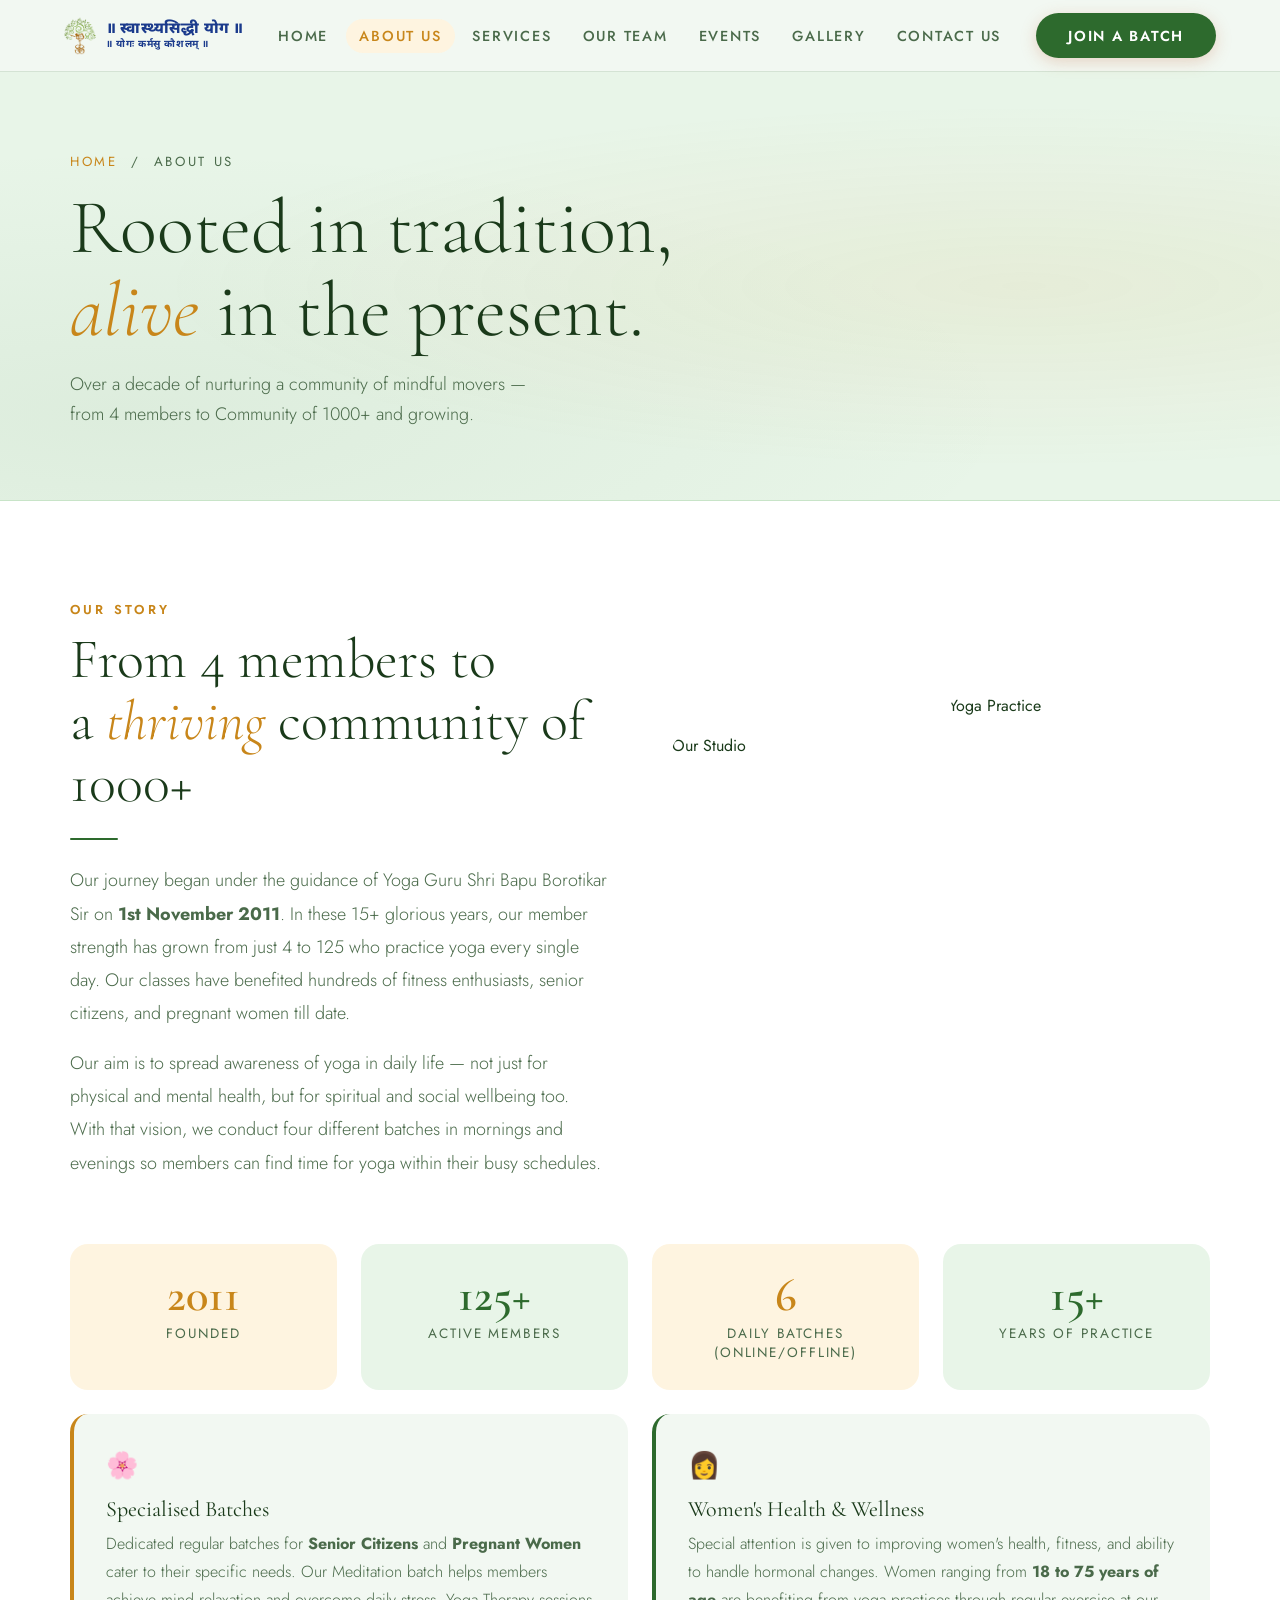
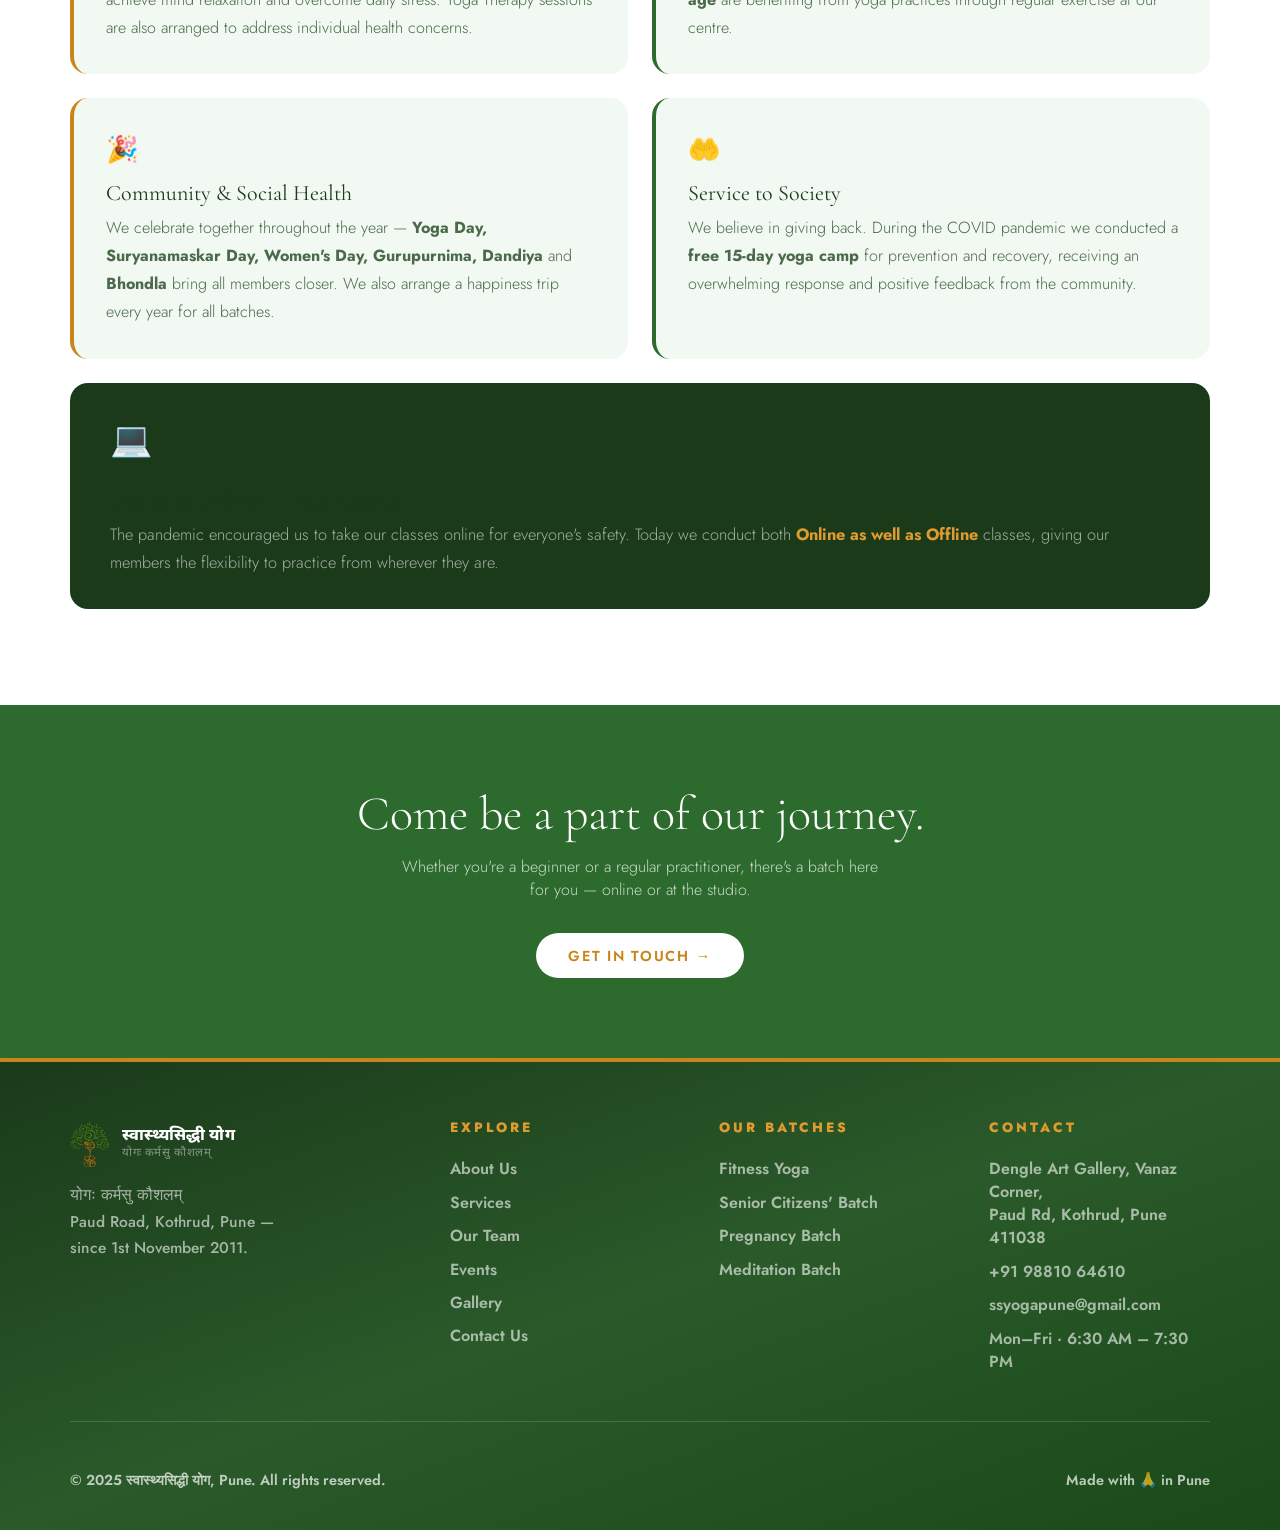
<file: about.html>
<!DOCTYPE html>
<html lang="en">
<head>
  <meta charset="UTF-8"/>
  <meta name="viewport" content="width=device-width, initial-scale=1.0"/>
  <title>About Us · स्वास्थ्यसिद्धी योग</title>
  <link rel="stylesheet" href="style.css"/>
  <style>
    @media (max-width: 640px) {
      .story-stats  { grid-template-columns: 1fr 1fr !important; }
      .story-blocks { grid-template-columns: 1fr !important; }
    }
  </style>

<style>
.img-fallback-gold {
  position:absolute;inset:0;display:flex;align-items:center;justify-content:center;
  font-family:'Cormorant Garamond',serif;font-size:1rem;font-weight:600;
  color:#C8861A;text-align:center;padding:0.75rem;z-index:0;
}
.img-fallback-green {
  position:absolute;inset:0;display:flex;align-items:center;justify-content:center;
  font-family:'Cormorant Garamond',serif;font-size:1rem;font-weight:600;
  color:#2D6A2D;text-align:center;padding:0.75rem;z-index:0;
}
.img-fallback-circle-gold {
  position:absolute;display:flex;align-items:center;justify-content:center;
  font-family:'Cormorant Garamond',serif;font-size:1.4rem;font-weight:700;
  color:#C8861A;z-index:0;
}
.img-fallback-circle-green {
  position:absolute;display:flex;align-items:center;justify-content:center;
  font-family:'Cormorant Garamond',serif;font-size:1.4rem;font-weight:700;
  color:#2D6A2D;z-index:0;
}
.img-cover {
  position:absolute;inset:0;width:100%;height:100%;object-fit:cover;z-index:1;
}
.img-cover-circle {
  position:absolute;inset:0;width:100%;height:100%;object-fit:cover;border-radius:50%;z-index:1;
}
</style>
</head>
<body>
<div id="nav-holder"></div>
<div class="page-body">

  <!-- Page Hero -->
  <div class="page-hero">
    <div class="page-hero-inner">
      <div class="breadcrumb"><a href="index.html">Home</a> &nbsp;/&nbsp; About Us</div>
      <h1>Rooted in tradition,<br><em>alive</em> in the present.</h1>
      <p>Over a decade of nurturing a community of mindful movers — from 4 members to Community of 1000+ and growing.</p>
    </div>
  </div>

  <!-- Our Story -->
  <section class="section" style="background:var(--white)">
    <div class="section-inner">

      <!-- Intro grid: text + image duo -->
      <div class="about-story-grid reveal">
        <div>
          <span class="section-label">Our Story</span>
          <h2 class="section-title">From 4 members to<br>a <em>thriving</em> community of 1000+</h2>
          <div class="divider"></div>
          <p class="section-body">Our journey began under the guidance of Yoga Guru Shri Bapu Borotikar Sir on <strong>1st November 2011</strong>. In these 15+ glorious years, our member strength has grown from just 4 to 125 who practice yoga every single day. Our classes have benefited hundreds of fitness enthusiasts, senior citizens, and pregnant women till date.</p>
          <p class="section-body" style="margin-top:1rem;">Our aim is to spread awareness of yoga in daily life — not just for physical and mental health, but for spiritual and social wellbeing too. With that vision, we conduct four different batches in mornings and evenings so members can find time for yoga within their busy schedules.</p>
        </div>
        <div class="about-img-duo">
          <div class="img-block" style="aspect-ratio:3/4;overflow:hidden;">Our Studio</div>
          <div class="img-block" style="aspect-ratio:3/4;overflow:hidden;">Yoga Practice</div>
        </div>
      </div>

      <!-- Stats strip -->
      <div class="reveal story-stats" style="display:grid; grid-template-columns:repeat(4,1fr); gap:1.5rem; margin-top:4rem; max-width:var(--max-w);">
        <div style="text-align:center; padding:1.75rem 1rem; background:var(--terr-pale); border-radius:var(--radius-lg);">
          <div style="font-family:'Cormorant Garamond',serif; font-size:2.925rem; font-weight:600; color:var(--terracotta); line-height:1;">2011</div>
          <div style="font-size:0.845rem; letter-spacing:0.14em; text-transform:uppercase; color:var(--warm-gray); margin-top:0.3rem;">Founded</div>
        </div>
        <div style="text-align:center; padding:1.75rem 1rem; background:var(--sage-pale); border-radius:var(--radius-lg);">
          <div style="font-family:'Cormorant Garamond',serif; font-size:2.925rem; font-weight:600; color:var(--sage); line-height:1;">125+</div>
          <div style="font-size:0.845rem; letter-spacing:0.14em; text-transform:uppercase; color:var(--warm-gray); margin-top:0.3rem;">Active Members</div>
        </div>
        <div style="text-align:center; padding:1.75rem 1rem; background:var(--terr-pale); border-radius:var(--radius-lg);">
          <div style="font-family:'Cormorant Garamond',serif; font-size:2.925rem; font-weight:600; color:var(--terracotta); line-height:1;">6</div>
          <div style="font-size:0.845rem; letter-spacing:0.14em; text-transform:uppercase; color:var(--warm-gray); margin-top:0.3rem;">Daily Batches (Online/Offline)</div>
        </div>
        <div style="text-align:center; padding:1.75rem 1rem; background:var(--sage-pale); border-radius:var(--radius-lg);">
          <div style="font-family:'Cormorant Garamond',serif; font-size:2.925rem; font-weight:600; color:var(--sage); line-height:1;">15+</div>
          <div style="font-size:0.845rem; letter-spacing:0.14em; text-transform:uppercase; color:var(--warm-gray); margin-top:0.3rem;">Years of Practice</div>
        </div>
      </div>

      <!-- Highlight blocks -->
      <div class="reveal story-blocks" style="display:grid; grid-template-columns:1fr 1fr; gap:1.5rem; margin-top:1.5rem; max-width:var(--max-w);">

        <div style="background:var(--cream); border-radius:var(--radius-lg); padding:2rem; border-left:4px solid var(--terracotta);">
          <div style="font-size:1.625rem; margin-bottom:0.75rem;">🌸</div>
          <div style="font-family:'Cormorant Garamond',serif; font-size:1.375rem; color:var(--charcoal); margin-bottom:0.5rem;">Specialised Batches</div>
          <p style="font-size:1.005rem; font-weight:300; line-height:1.75; color:var(--warm-gray);">Dedicated regular batches for <strong>Senior Citizens</strong> and <strong>Pregnant Women</strong> cater to their specific needs. Our Meditation batch helps members achieve mind relaxation and overcome daily stress. Yoga Therapy sessions are also arranged to address individual health concerns.</p>
        </div>

        <div style="background:var(--cream); border-radius:var(--radius-lg); padding:2rem; border-left:4px solid var(--sage);">
          <div style="font-size:1.625rem; margin-bottom:0.75rem;">👩</div>
          <div style="font-family:'Cormorant Garamond',serif; font-size:1.375rem; color:var(--charcoal); margin-bottom:0.5rem;">Women's Health &amp; Wellness</div>
          <p style="font-size:1.005rem; font-weight:300; line-height:1.75; color:var(--warm-gray);">Special attention is given to improving women's health, fitness, and ability to handle hormonal changes. Women ranging from <strong>18 to 75 years of age</strong> are benefiting from yoga practices through regular exercise at our centre.</p>
        </div>

        <div style="background:var(--cream); border-radius:var(--radius-lg); padding:2rem; border-left:4px solid var(--terracotta);">
          <div style="font-size:1.625rem; margin-bottom:0.75rem;">🎉</div>
          <div style="font-family:'Cormorant Garamond',serif; font-size:1.375rem; color:var(--charcoal); margin-bottom:0.5rem;">Community &amp; Social Health</div>
          <p style="font-size:1.005rem; font-weight:300; line-height:1.75; color:var(--warm-gray);">We celebrate together throughout the year — <strong>Yoga Day, Suryanamaskar Day, Women's Day, Gurupurnima, Dandiya</strong> and <strong>Bhondla</strong> bring all members closer. We also arrange a happiness trip every year for all batches.</p>
        </div>

        <div style="background:var(--cream); border-radius:var(--radius-lg); padding:2rem; border-left:4px solid var(--sage);">
          <div style="font-size:1.625rem; margin-bottom:0.75rem;">🤲</div>
          <div style="font-family:'Cormorant Garamond',serif; font-size:1.375rem; color:var(--charcoal); margin-bottom:0.5rem;">Service to Society</div>
          <p style="font-size:1.005rem; font-weight:300; line-height:1.75; color:var(--warm-gray);">We believe in giving back. During the COVID pandemic we conducted a <strong>free 15-day yoga camp</strong> for prevention and recovery, receiving an overwhelming response and positive feedback from the community.</p>
        </div>

      </div>

      <!-- Online/Offline note -->
      <div class="reveal" style="margin-top:1.5rem; max-width:var(--max-w); background:#1a3a1a; border-radius:var(--radius-lg); padding:2rem 2.5rem; display:flex; align-items:center; gap:1.5rem; flex-wrap:wrap;">
        <div style="font-size:2.125rem; flex-shrink:0;">💻</div>
        <div>
          <div style="font-family:'Cormorant Garamond',serif; font-size:1.425rem; color:var(--charcoal); margin-bottom:0.35rem;">Online &amp; Offline — Your Choice</div>
          <p style="font-size:1.025rem; font-weight:300; color:rgba(255,255,255,0.6); line-height:1.7; margin:0;">The pandemic encouraged us to take our classes online for everyone's safety. Today we conduct both <strong style="color:var(--terr-lt);">Online as well as Offline</strong> classes, giving our members the flexibility to practice from wherever they are.</p>
        </div>
      </div>

    </div>
  </section>


  <!-- CTA -->
  <div class="home-contact-strip reveal">
    <h2>Come be a part of our journey.</h2>
    <p>Whether you're a beginner or a regular practitioner, there's a batch here for you — online or at the studio.</p>
    <a class="btn btn-white" href="contact.html">Get in Touch →</a>
  </div>

</div>
<div id="footer-holder"></div>
<script src="shared.js"></script>
<script>initPage('about.html');</script>
</body>
</html>
</file>
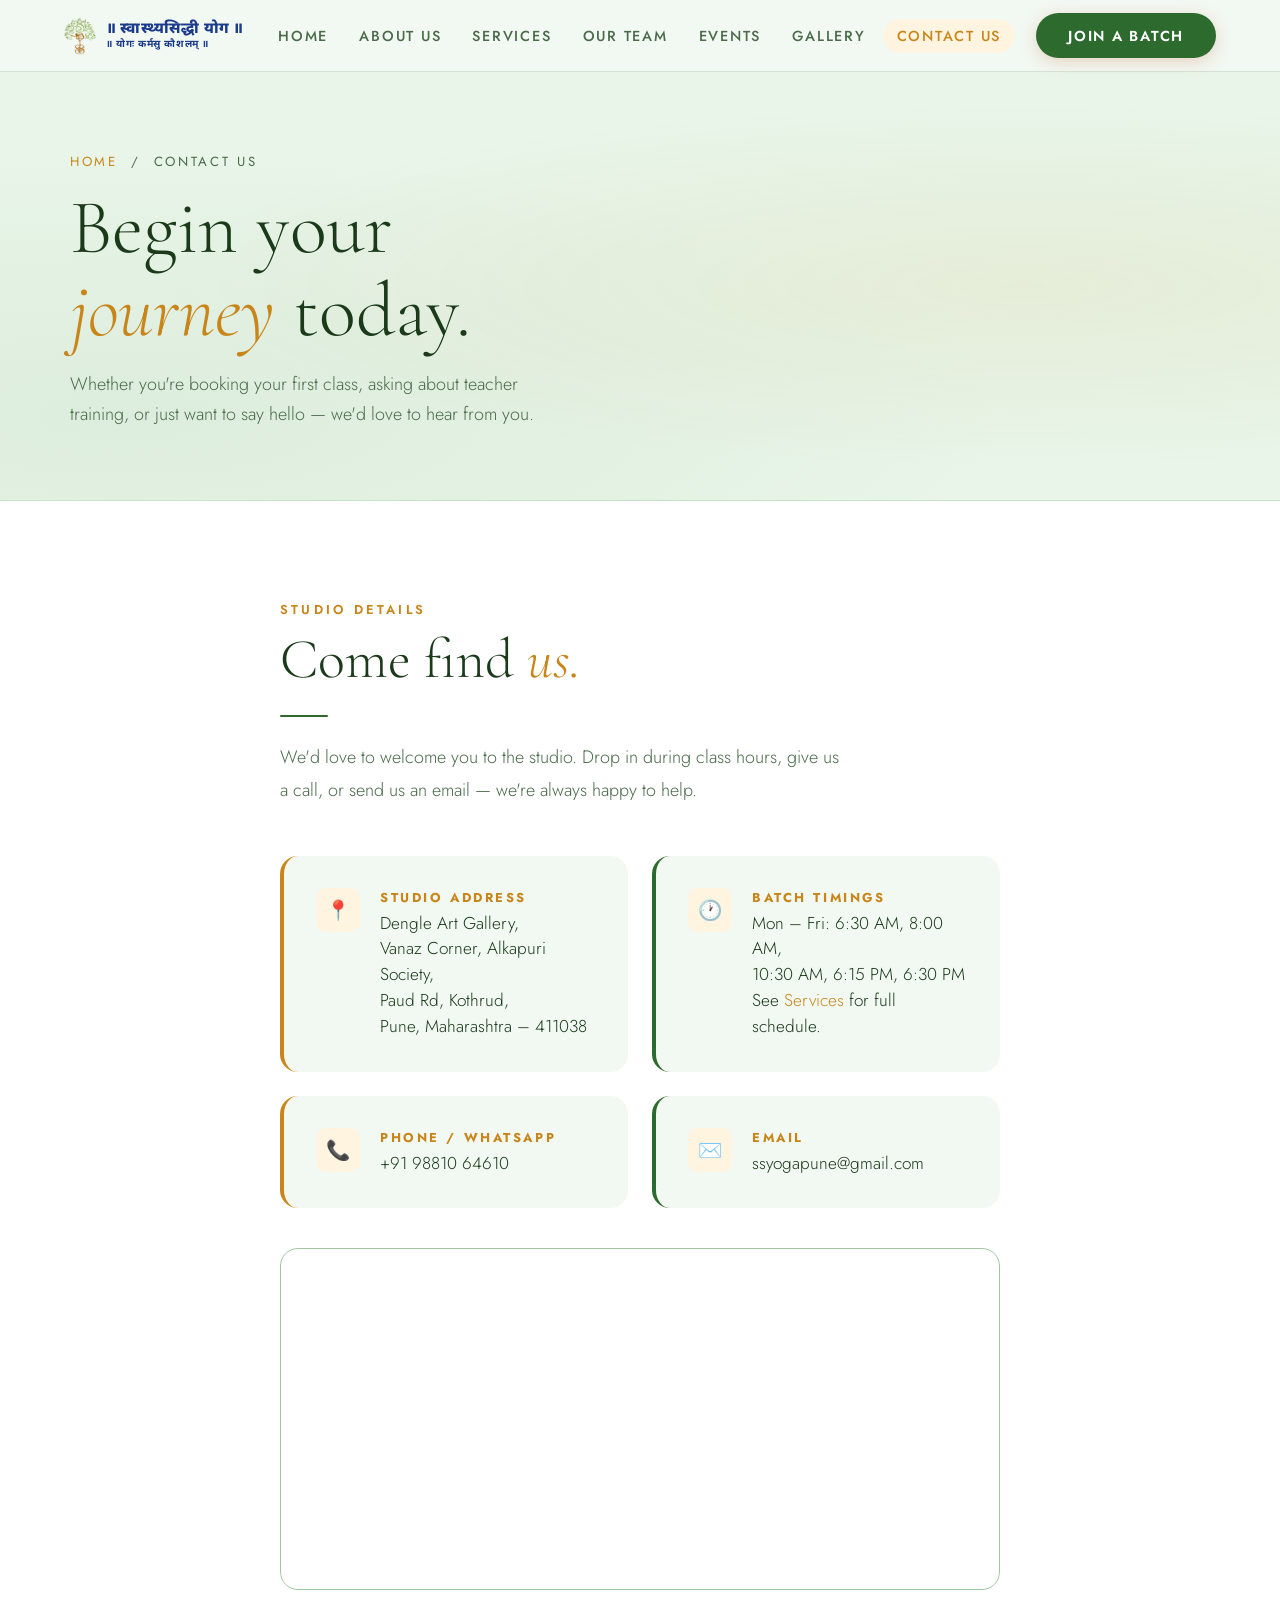
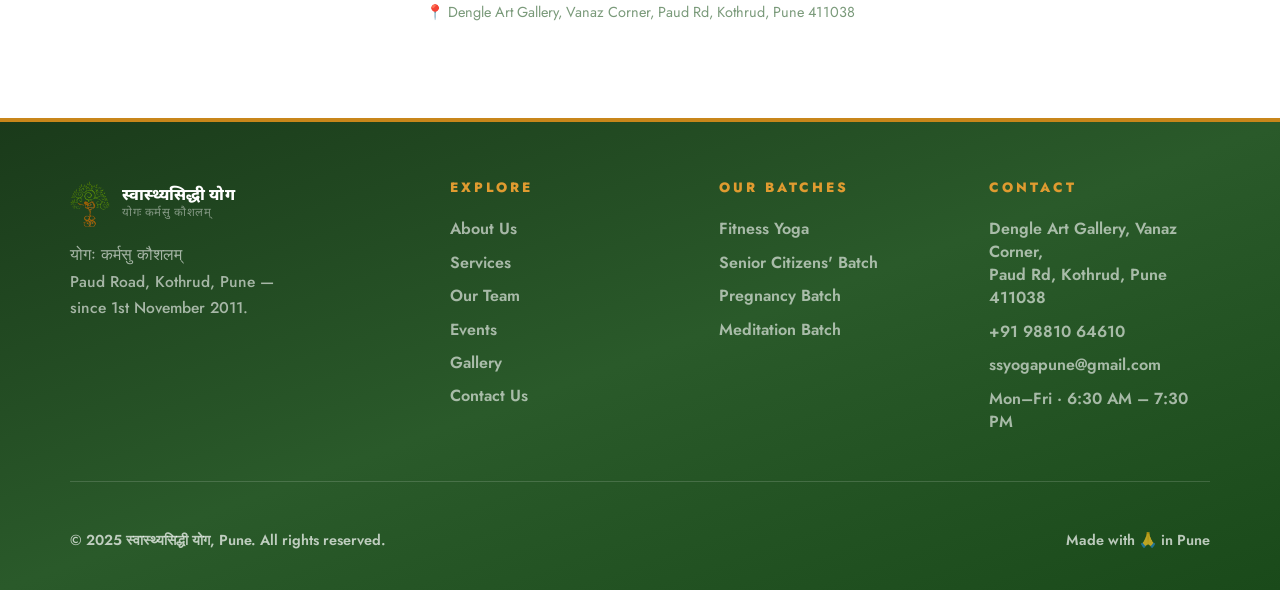
<file: contact.html>
<!DOCTYPE html>
<html lang="en">
<head>
  <meta charset="UTF-8"/>
  <meta name="viewport" content="width=device-width, initial-scale=1.0"/>
  <title>Contact Us · स्वास्थ्यसिद्धी योग</title>
  <link rel="stylesheet" href="style.css"/>
  <style>
    @media (max-width: 580px) {
      .contact-cards-grid { grid-template-columns: 1fr !important; }
    }
  </style>
</head>
<body>
<div id="nav-holder"></div>
<div class="page-body">

  <div class="page-hero">
    <div class="page-hero-inner">
      <div class="breadcrumb"><a href="index.html">Home</a> &nbsp;/&nbsp; Contact Us</div>
      <h1>Begin your<br><em>journey</em> today.</h1>
      <p>Whether you're booking your first class, asking about teacher training, or just want to say hello — we'd love to hear from you.</p>
    </div>
  </div>

  <!-- Contact Main -->
  <section class="section" style="background:var(--white)">
    <div class="section-inner">
      <div class="reveal" style="max-width:720px; margin:0 auto;">

        <span class="section-label">Studio Details</span>
        <h2 class="section-title">Come find <em>us.</em></h2>
        <div class="divider"></div>
        <p class="section-body" style="margin-bottom:3rem;">We'd love to welcome you to the studio. Drop in during class hours, give us a call, or send us an email — we're always happy to help.</p>

        <!-- Contact detail cards -->
        <div class="contact-cards-grid" style="display:grid; grid-template-columns:1fr 1fr; gap:1.5rem; margin-bottom:2.5rem;">

          <div style="background:var(--cream); border-radius:var(--radius-lg); padding:2rem; border-left:4px solid var(--terracotta);">
            <div class="contact-detail" style="margin-bottom:0;">
              <div class="contact-icon">📍</div>
              <div class="contact-detail-text">
                <strong>Studio Address</strong>
                <span>Dengle Art Gallery,<br>Vanaz Corner, Alkapuri Society,<br>Paud Rd, Kothrud,<br>Pune, Maharashtra – 411038</span>
              </div>
            </div>
          </div>

          <div style="background:var(--cream); border-radius:var(--radius-lg); padding:2rem; border-left:4px solid var(--sage);">
            <div class="contact-detail" style="margin-bottom:0;">
              <div class="contact-icon">🕐</div>
              <div class="contact-detail-text">
                <strong>Batch Timings</strong>
                <span>Mon – Fri: 6:30 AM, 8:00 AM,<br>10:30 AM, 6:15 PM, 6:30 PM<br>See <a href="services.html" style="color:var(--terracotta);">Services</a> for full schedule.</span>
              </div>
            </div>
          </div>

          <div style="background:var(--cream); border-radius:var(--radius-lg); padding:2rem; border-left:4px solid var(--terracotta);">
            <div class="contact-detail" style="margin-bottom:0;">
              <div class="contact-icon">📞</div>
              <div class="contact-detail-text">
                <strong>Phone / WhatsApp</strong>
                <span><a href="tel:+919881064610" style="color:var(--charcoal); text-decoration:none;">+91 98810 64610</a></span>
              </div>
            </div>
          </div>

          <div style="background:var(--cream); border-radius:var(--radius-lg); padding:2rem; border-left:4px solid var(--sage);">
            <div class="contact-detail" style="margin-bottom:0;">
              <div class="contact-icon">✉️</div>
              <div class="contact-detail-text">
                <strong>Email</strong>
                <span><a href="mailto:ssyogapune@gmail.com" style="color:var(--charcoal); text-decoration:none;">ssyogapune@gmail.com</a></span>
              </div>
            </div>
          </div>

        </div>

        <!-- Google Maps embed placeholder -->
        <div style="border-radius:var(--radius-lg); overflow:hidden; border:1px solid var(--sand-dk);">
          <iframe
            src="https://www.google.com/maps/embed?pb=!1m18!1m12!1m3!1d3783.6053640993!2d73.8143!3d18.5074!2m3!1f0!2f0!3f0!3m2!1i1024!2i768!4f13.1!3m3!1m2!1s0x0%3A0x0!2zMTjCsDMwJzI2LjciTiA3M8KwNDgnNTEuNSJF!5e0!3m2!1sen!2sin!4v1600000000000!5m2!1sen!2sin"
            width="100%" height="340" style="border:0; display:block;"
            allowfullscreen="" loading="lazy"
            referrerpolicy="no-referrer-when-downgrade"
            title="Praana Yoga Studio location — Paud Rd, Kothrud, Pune">
          </iframe>
        </div>
        <p style="font-size:0.905rem; color:var(--warm-gray2); margin-top:0.75rem; text-align:center;">
          📍 Dengle Art Gallery, Vanaz Corner, Paud Rd, Kothrud, Pune 411038
        </p>

      </div>
    </div>
  </section>


</div>
<div id="footer-holder"></div>
<script src="shared.js"></script>
<script>initPage('contact.html');</script>
</body>
</html>
</file>
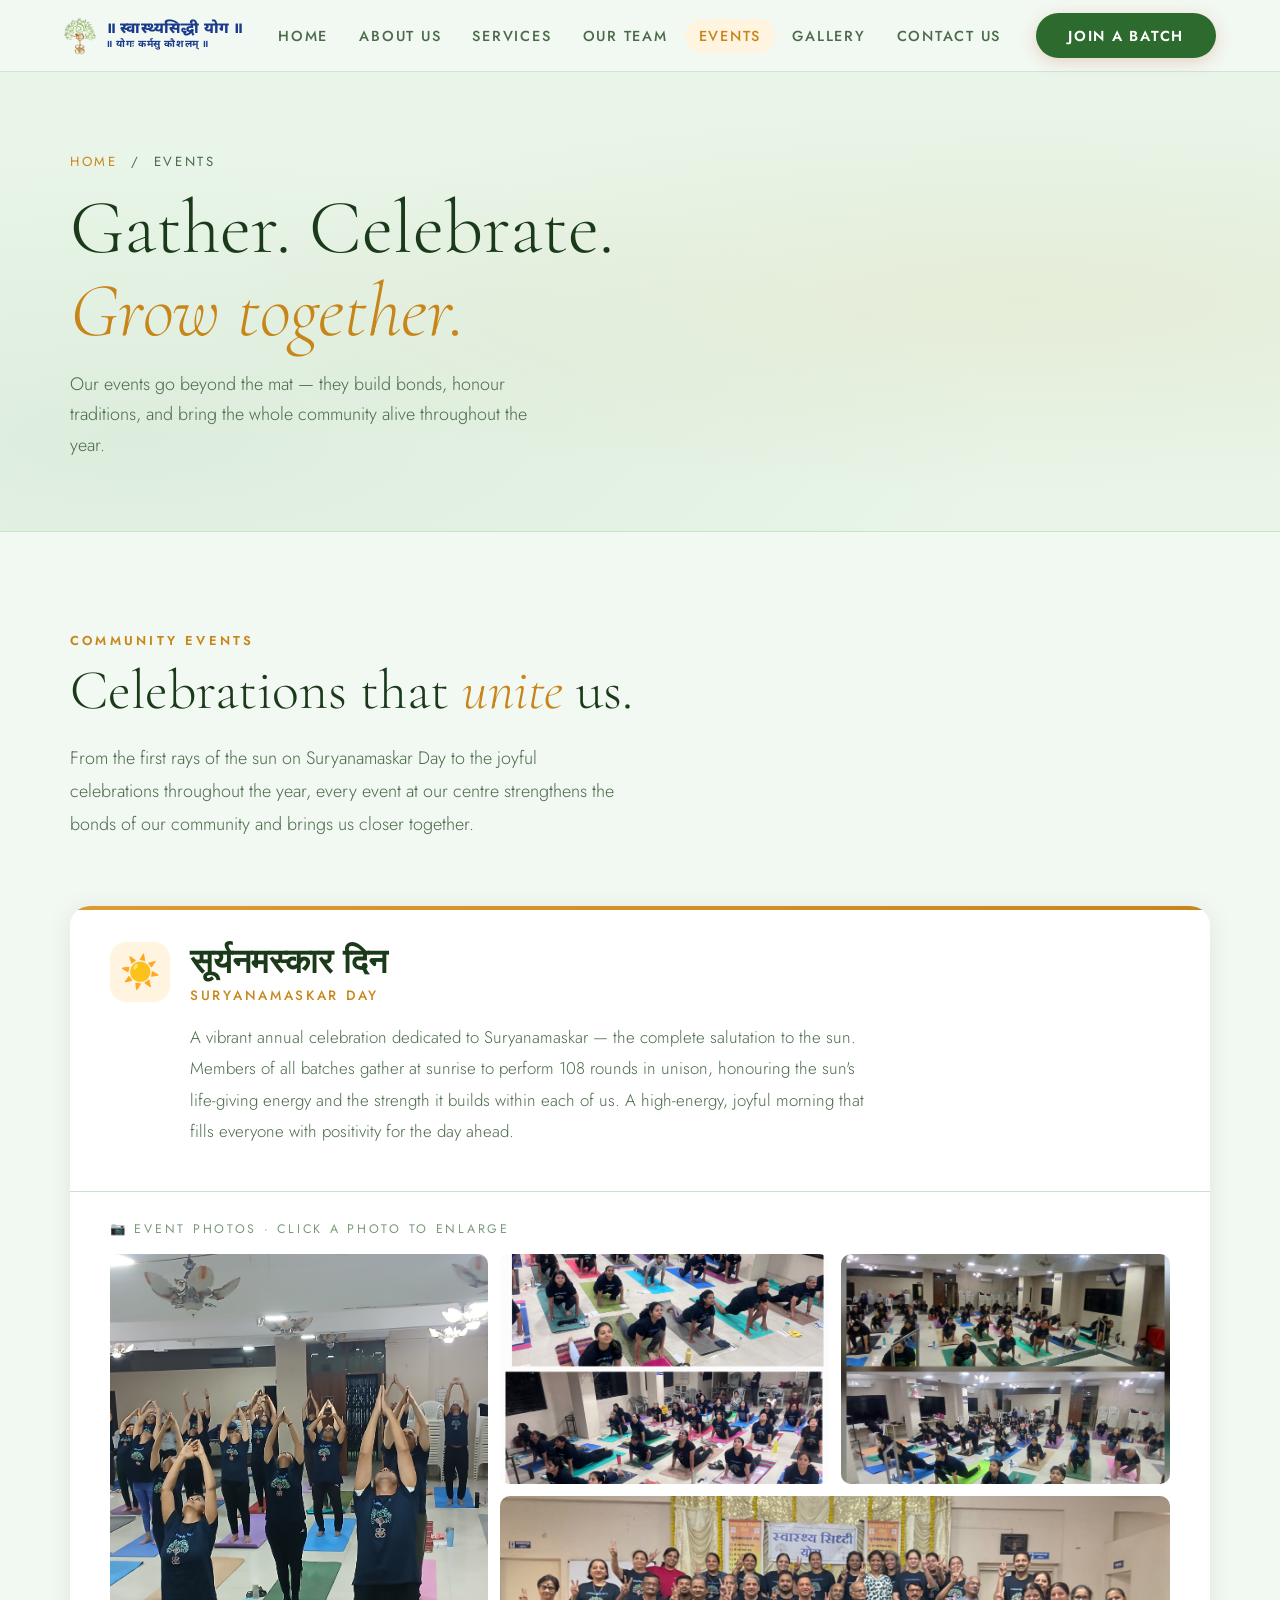
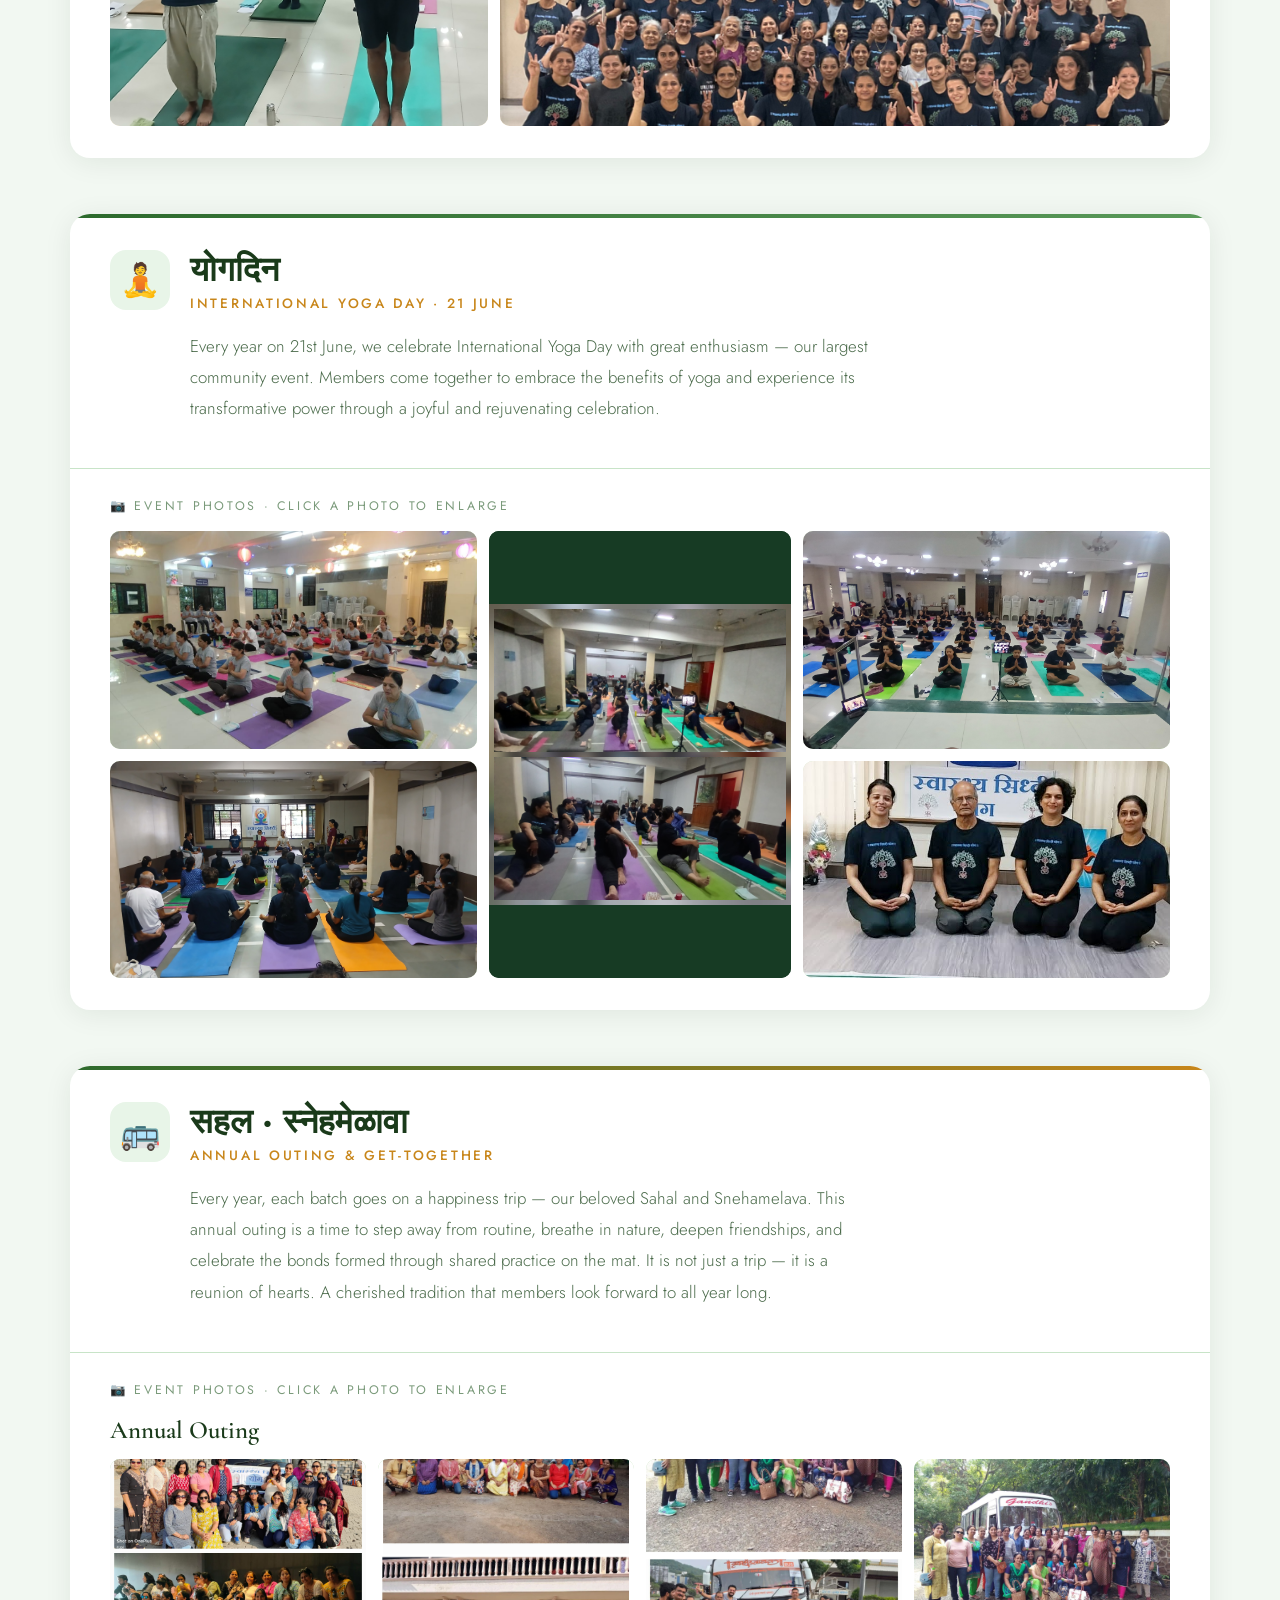
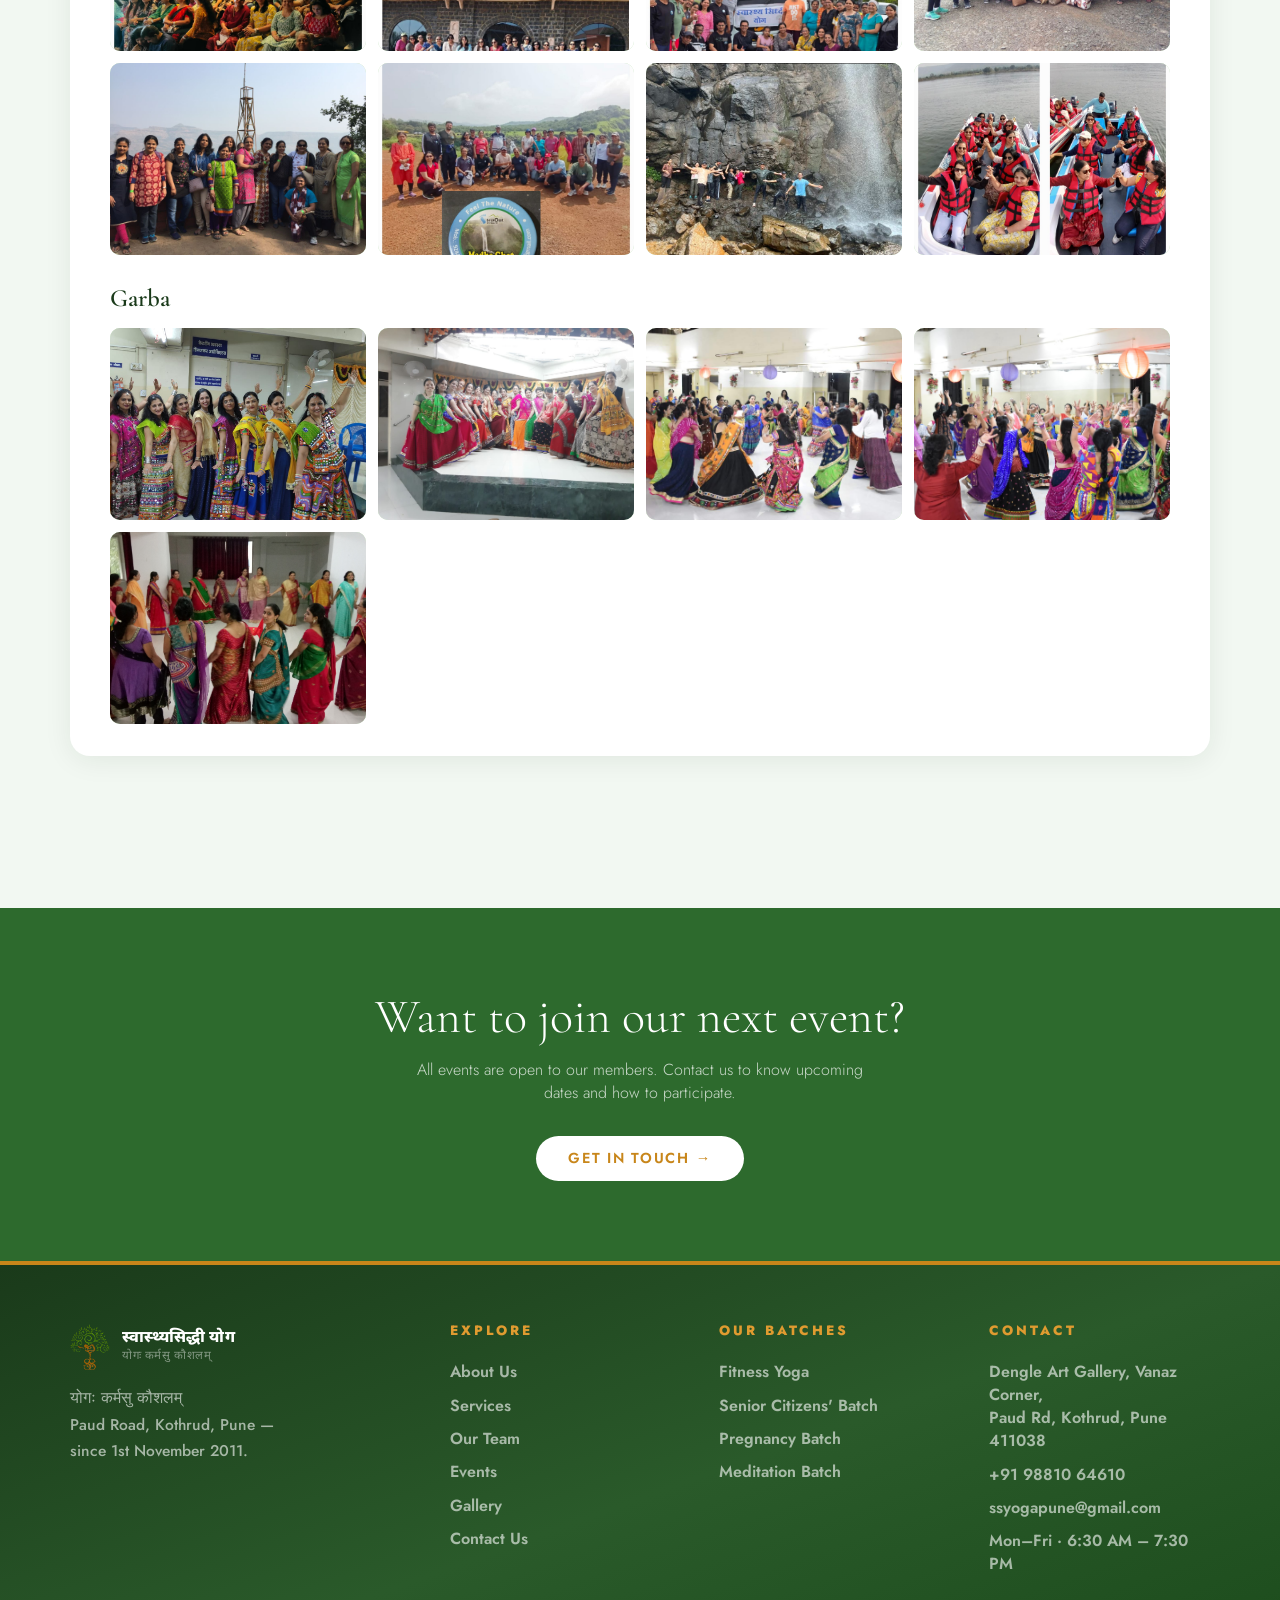
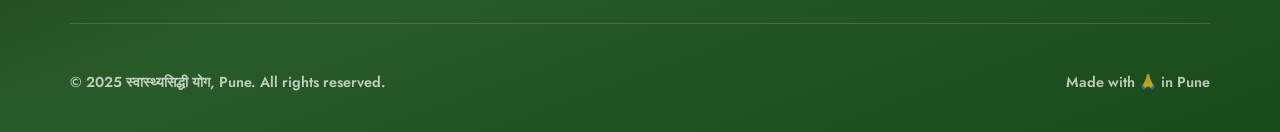
<file: events.html>
<!DOCTYPE html>
<html lang="en">
<head>
  <meta charset="UTF-8"/>
  <meta name="viewport" content="width=device-width, initial-scale=1.0"/>
  <title>Events · स्वास्थ्यसिद्धी योग</title>
  <link rel="stylesheet" href="style.css"/>
  <style>
    .marathi-title {
      font-size: 2.125rem; font-weight: 700; color: var(--charcoal);
      line-height: 1.2; margin-bottom: 0.2rem;
    }
    .english-sub {
      font-size: 0.845rem; letter-spacing: 0.2em; text-transform: uppercase;
      color: var(--terracotta); font-weight: 500; margin-bottom: 1.1rem;
      display: block;
    }
    .event-block {
      background: var(--white); border-radius: 20px; overflow: hidden;
      box-shadow: 0 4px 28px rgba(14,34,14,0.08);
      margin-bottom: 3.5rem;
    }
    .event-block-header {
      padding: 2rem 2.5rem 1.5rem;
      border-bottom: 1px solid var(--sand);
      display: flex; align-items: flex-start; gap: 1.25rem;
    }
    .event-emoji-badge {
      width: 60px; height: 60px; border-radius: 16px; flex-shrink: 0;
      display: flex; align-items: center; justify-content: center; font-size: 2.025rem;
    }
    .event-desc {
      font-size: 1.055rem; font-weight: 300; line-height: 1.85; color: var(--warm-gray);
      margin-bottom: 1.25rem; max-width: 680px;
    }
    .event-highlights {
      display: flex; flex-wrap: wrap; gap: 0.5rem; margin-bottom: 0.25rem;
    }
    .ev-tag {
      font-size: 0.845rem; font-weight: 500; letter-spacing: 0.1em;
      text-transform: uppercase; padding: 0.35rem 0.9rem;
      border-radius: 99px; background: var(--terr-pale); color: var(--terracotta);
      border: 1px solid rgba(200,134,26,0.2);
    }
    .ev-tag.green {
      background: var(--sage-pale); color: var(--sage);
      border-color: rgba(58,125,53,0.25);
    }

    /* ── Photo grid ── */
    .event-photos {
      padding: 1.75rem 2.5rem 2rem;
    }
    .photos-label {
      font-size: 0.775rem; letter-spacing: 0.22em; text-transform: uppercase;
      color: var(--warm-gray2); margin-bottom: 1rem; display: block;
    }
    .photo-grid {
      display: grid; gap: 12px;
    }
    .photo-grid.g4 { grid-template-columns: 2fr 1fr 1fr 1fr; }
    .photo-grid.g3 { grid-template-columns: 1fr 1fr 1fr; }
    .photo-grid.g5 { grid-template-columns: 2fr 1fr 1fr; grid-template-rows: auto auto; }

    .photo-slot {
      border-radius: 10px; overflow: hidden; position: relative; cursor: pointer;
      transition: transform 0.3s, box-shadow 0.3s;
    }
    .photo-slot:hover { transform: scale(1.025); box-shadow: 0 10px 32px rgba(14,34,14,0.14); }
    .photo-slot .ph { width: 100%; }
    .photo-slot.tall .ph { min-height: 320px; }
    .photo-slot.med  .ph { min-height: 200px; }
    .photo-slot.short .ph { min-height: 148px; }
    .photo-slot.span2 { grid-row: span 2; }

    .photo-slot-label {
      position: absolute; bottom: 0; left: 0; right: 0;
      background: linear-gradient(to top, rgba(14,34,14,0.55), transparent);
      padding: 0.75rem; font-size: 0.845rem; letter-spacing: 0.1em;
      text-transform: uppercase; color: var(--white); opacity: 0;
      transition: opacity 0.3s;
    }
    .photo-slot:hover .photo-slot-label { opacity: 1; }

    /* accent top bar per event */
    .accent-bar { height: 4px; width: 100%; }

    @media (max-width: 760px) {
      .photo-grid.g4,
      .photo-grid.g3,
      .photo-grid.g5 { grid-template-columns: 1fr 1fr; }
      .photo-slot.span2 { grid-row: span 1; }
      .photo-slot.tall .ph,
      .photo-slot.med  .ph { min-height: 160px; }
      .event-block-header { flex-direction: column; gap: 0.75rem; }
    }
    @media (max-width: 480px) {
      .photo-grid.g4,
      .photo-grid.g3,
      .photo-grid.g5 { grid-template-columns: 1fr; }
      .event-block-header, .event-photos { padding: 1.25rem; }
    }
  </style>

<style>
.img-fallback-gold {
  position:absolute;inset:0;display:flex;align-items:center;justify-content:center;
  font-family:'Cormorant Garamond',serif;font-size:1rem;font-weight:600;
  color:#C8861A;text-align:center;padding:0.75rem;z-index:0;
}
.img-fallback-green {
  position:absolute;inset:0;display:flex;align-items:center;justify-content:center;
  font-family:'Cormorant Garamond',serif;font-size:1rem;font-weight:600;
  color:#2D6A2D;text-align:center;padding:0.75rem;z-index:0;
}
.img-fallback-circle-gold {
  position:absolute;display:flex;align-items:center;justify-content:center;
  font-family:'Cormorant Garamond',serif;font-size:1.4rem;font-weight:700;
  color:#C8861A;z-index:0;
}
.img-fallback-circle-green {
  position:absolute;display:flex;align-items:center;justify-content:center;
  font-family:'Cormorant Garamond',serif;font-size:1.4rem;font-weight:700;
  color:#2D6A2D;z-index:0;
}
.img-cover {
  position:absolute;inset:0;width:100%;height:100%;object-fit:cover;z-index:1;
}
.img-cover-circle {
  position:absolute;inset:0;width:100%;height:100%;object-fit:cover;border-radius:50%;z-index:1;
}
</style>

  <style>
    /* Event photo grids: explicit tracks prevent oversized/collapsed image slots. */
    .event-photo-grid { align-items: stretch; grid-auto-flow: row; }
    /* Suryanamaskar: one featured image on the left, three supporting images on the right. */
    .event-photo-grid.event-suryanamaskar {
      grid-template-columns: minmax(0, 1.15fr) repeat(2, minmax(0, 1fr));
      grid-template-rows: clamp(170px, 18vw, 230px) clamp(170px, 18vw, 230px);
      grid-auto-rows: auto;
    }
    .event-photo-grid.event-suryanamaskar > .photo-slot:first-child {
      grid-column: 1;
      grid-row: 1 / span 2;
    }
    .event-photo-grid.event-suryanamaskar > .photo-slot:nth-child(2) {
      grid-column: 2;
      grid-row: 1;
    }
    .event-photo-grid.event-suryanamaskar > .photo-slot:nth-child(3) {
      grid-column: 3;
      grid-row: 1;
    }
    .event-photo-grid.event-suryanamaskar > .photo-slot:nth-child(4) {
      grid-column: 2 / span 2;
      grid-row: 2;
    }
    /* International Yoga Day: four photos in the outer columns; portrait YD1 in the centre. */
    .event-photo-grid.event-yogaday {
      grid-template-columns: minmax(0, 1fr) minmax(0, .82fr) minmax(0, 1fr);
      grid-template-rows: clamp(160px, 17vw, 220px) clamp(160px, 17vw, 220px);
      grid-auto-rows: auto;
    }
    .event-photo-grid.event-yogaday > .yoga-day-yd1 { grid-column: 2; grid-row: 1 / span 2; }
    .event-photo-grid.event-yogaday > .yoga-day-yd2 { grid-column: 1; grid-row: 1; }
    .event-photo-grid.event-yogaday > .yoga-day-yd3 { grid-column: 3; grid-row: 1; }
    .event-photo-grid.event-yogaday > .yoga-day-yd4 { grid-column: 1; grid-row: 2; }
    .event-photo-grid.event-yogaday > .yoga-day-yd5 { grid-column: 3; grid-row: 2; }
    .event-photo-grid.event-yogaday > .yoga-day-yd1 { background: #173b24; }
    .event-photo-grid.event-yogaday > .yoga-day-yd1 .event-photo-img { object-fit: contain; }
    .event-photo-grid.event-yogaday > .yoga-day-yd1 .photo-placeholder {
      color: #fff; background: #173b24;
    }
    .photo-slot {
      display: block; width: 100%; min-width: 0; min-height: 0; padding: 0;
      border: 0; background: #fef4e0; isolation: isolate; text-align: left;
      font: inherit; color: inherit; cursor: zoom-in;
    }
    .event-photo-img {
      position: absolute; inset: 0; display: block; width: 100%; height: 100%;
      object-fit: cover; object-position: center; z-index: 1;
      transition: transform .35s ease;
    }
    .photo-slot:hover .event-photo-img { transform: scale(1.035); }
    .photo-placeholder {
      position: absolute; inset: 0; z-index: 0; display: flex; align-items: center;
      justify-content: center; padding: .85rem; text-align: center;
      font-family: 'Cormorant Garamond', serif; font-weight: 600;
      font-size: 1rem; color: #2D6A2D; background: #d4ecd4; overflow-wrap: anywhere;
    }
    .event-photo-grid.event-suryanamaskar .photo-placeholder { color: #C8861A; background: #fef4e0; }
    .photo-slot-label { z-index: 2; pointer-events: none; }
    .photo-slot:focus-visible { outline: 3px solid var(--terracotta); outline-offset: 3px; }

    /* Accessible full-screen photo popup */
    .event-photo-lightbox {
      display: none; position: fixed; inset: 0; z-index: 2000;
      padding: 64px 20px 24px; background: rgba(12, 18, 13, .94);
      align-items: center; justify-content: center;
    }
    .event-photo-lightbox.open { display: flex; }
    .event-photo-lightbox-inner {
      width: min(1100px, 96vw); max-height: 100%; display: flex;
      flex-direction: column; align-items: center; justify-content: center; gap: 12px;
    }
    .event-photo-lightbox-image {
      display: block; max-width: 100%; max-height: calc(100vh - 140px);
      width: auto; height: auto; object-fit: contain; border-radius: 10px;
      box-shadow: 0 12px 48px rgba(0, 0, 0, .35);
    }
    .event-photo-lightbox-image[hidden],
    .event-photo-lightbox-error[hidden] { display: none !important; }
    .event-photo-lightbox-caption { margin: 0; color: #fff; text-align: center; font-size: 1rem; }
    .event-photo-lightbox-error { color: #ffe1bd; text-align: center; }
    .event-photo-lightbox-close {
      position: absolute; top: 12px; right: 20px; width: 44px; height: 44px;
      border: 1px solid rgba(255,255,255,.45); border-radius: 50%;
      color: #fff; background: rgba(255,255,255,.08); font-size: 28px;
      line-height: 1; cursor: pointer;
    }
    .event-photo-lightbox-close:hover { background: rgba(255,255,255,.2); }
    body.event-photo-popup-open { overflow: hidden; }
    @media (max-width: 760px) {
      .event-photo-grid.event-suryanamaskar {
        grid-template-columns: repeat(2, minmax(0, 1fr));
        grid-auto-rows: clamp(135px, 32vw, 200px);
      }
      .event-photo-grid.event-yogaday {
        grid-template-columns: minmax(0, 1fr) minmax(0, .9fr);
        grid-template-rows: repeat(3, clamp(135px, 32vw, 200px));
        grid-auto-rows: auto;
      }
      /* Tablet: featured image across the first row, then two columns below. */
      .event-photo-grid.event-suryanamaskar > .photo-slot:first-child {
        grid-row: auto;
        grid-column: span 2;
      }
      .event-photo-grid.event-suryanamaskar > .photo-slot:nth-child(2),
      .event-photo-grid.event-suryanamaskar > .photo-slot:nth-child(3) {
        grid-column: auto;
        grid-row: auto;
      }
      .event-photo-grid.event-suryanamaskar > .photo-slot:nth-child(4) {
        grid-column: span 2;
        grid-row: auto;
      }
      /* On tablets, keep portrait YD1 in column two and let it span two rows. */
      .event-photo-grid.event-yogaday > .yoga-day-yd1 { grid-column: 2; grid-row: 1 / span 2; }
      .event-photo-grid.event-yogaday > .yoga-day-yd2 { grid-column: 1; grid-row: 1; }
      .event-photo-grid.event-yogaday > .yoga-day-yd3 { grid-column: 1; grid-row: 2; }
      .event-photo-grid.event-yogaday > .yoga-day-yd4 { grid-column: 1; grid-row: 3; }
      .event-photo-grid.event-yogaday > .yoga-day-yd5 { grid-column: 2; grid-row: 3; }
    }
    @media (max-width: 480px) {
      .event-photo-grid.event-suryanamaskar,
      .event-photo-grid.event-yogaday {
        grid-template-columns: minmax(0, 1fr);
        grid-template-rows: none;
        grid-auto-rows: clamp(180px, 58vw, 280px);
      }
      .event-photo-grid.event-suryanamaskar > .photo-slot:first-child,
      .event-photo-grid.event-suryanamaskar > .photo-slot:nth-child(2),
      .event-photo-grid.event-suryanamaskar > .photo-slot:nth-child(3),
      .event-photo-grid.event-suryanamaskar > .photo-slot:nth-child(4),
      .event-photo-grid.event-yogaday > .photo-slot {
        grid-column: auto;
        grid-row: auto;
      }
      .event-photo-lightbox { padding: 60px 12px 18px; }
      .event-photo-lightbox-image { max-height: calc(100vh - 135px); }
    }
    @media (hover: none) { .photo-slot-label { opacity: 1; } }

    /* Sahal / Snehamelava: keep the two photo sets visually separate. */
    .sahal-photo-group { margin-top: 1.75rem; }
    .sahal-photo-group:first-of-type { margin-top: 0; }
    .sahal-photo-group-title {
      margin: 0 0 .9rem; color: var(--charcoal);
      font-family: 'Cormorant Garamond', serif; font-size: 1.55rem;
      font-weight: 600;
    }
    .sahal-photo-grid { grid-template-columns: repeat(4, minmax(0, 1fr)); }
    .sahal-photo-grid .photo-slot { min-height: 0; }
    .sahal-photo-grid .photo-slot-frame {
      position: relative; width: 100%; aspect-ratio: 4 / 3;
      min-height: 150px; overflow: hidden; background: #d4ecd4;
    }
    .sahal-photo-grid .photo-placeholder { color: #2D6A2D; background: #d4ecd4; }
    @media (max-width: 760px) {
      .sahal-photo-grid { grid-template-columns: repeat(2, minmax(0, 1fr)); }
    }
    @media (max-width: 480px) {
      .sahal-photo-grid { grid-template-columns: minmax(0, 1fr); }
      .sahal-photo-grid .photo-slot-frame { aspect-ratio: 4 / 3; min-height: 180px; }
    }
  </style>

</head>
<body>
<div id="nav-holder"></div>
<div class="page-body">

  <div class="page-hero">
    <div class="page-hero-inner">
      <div class="breadcrumb"><a href="index.html">Home</a> &nbsp;/&nbsp; Events</div>
      <h1>Gather. Celebrate.<br><em>Grow together.</em></h1>
      <p>Our events go beyond the mat — they build bonds, honour traditions, and bring the whole community alive throughout the year.</p>
    </div>
  </div>

  <section class="section" style="background:var(--cream);">
    <div class="section-inner">

      <div class="reveal" style="max-width:600px; margin-bottom:4rem;">
        <span class="section-label">Community Events</span>
        <h2 class="section-title">Celebrations that <em>unite</em> us.</h2>
        <p class="section-body">From the first rays of the sun on Suryanamaskar Day to the joyful celebrations throughout the year, every event at our centre strengthens the bonds of our community and brings us closer together.</p>
      </div>

      <!-- ══════════════════════════════
           1. सूर्यनमस्कार दिन
      ══════════════════════════════ -->
      <div class="event-block reveal">
        <div class="accent-bar" style="background:linear-gradient(90deg,#e09b30,#c8861a);"></div>
        <div class="event-block-header">
          <div class="event-emoji-badge" style="background:var(--terr-pale);">☀️</div>
          <div class="event-block-header-content">
            <div class="marathi-title">सूर्यनमस्कार दिन</div>
            <span class="english-sub">Suryanamaskar Day</span>
            <p class="event-desc">A vibrant annual celebration dedicated to Suryanamaskar — the complete salutation to the sun. Members of all batches gather at sunrise to perform 108 rounds in unison, honouring the sun's life-giving energy and the strength it builds within each of us. A high-energy, joyful morning that fills everyone with positivity for the day ahead.</p>
          </div>
        </div>
        <div class="event-photos">
          <span class="photos-label">📷 Event Photos · Click a photo to enlarge</span>
          <div class="photo-grid event-photo-grid event-suryanamaskar">
            <div class="photo-slot photo-featured" aria-label="Open Group Suryanamaskar photo">
              <span class="photo-placeholder"></span>
              <img src="./images/SN1.jpg" alt="Suryanamaskar Day" class="event-photo-img" loading="lazy" onerror="this.style.display='none';this.previousElementSibling.textContent='Image unavailable — check ./images/SN1.jpg';">
              <span class="photo-slot-label"></span>
            </div>
            <div class="photo-slot">
              <span class="photo-placeholder"></span>
              <img src="./images/SN2.jpg" alt="Suryanamaskar Day" class="event-photo-img" loading="lazy" onerror="this.style.display='none';this.previousElementSibling.textContent='Image unavailable — check ./images/SN2.jpg';">
              <span class="photo-slot-label"></span>
            </div>
            <div class="photo-slot">
              <span class="photo-placeholder"></span>
              <img src="./images/SN3.jpg" alt="Suryanamaskar Day" class="event-photo-img" loading="lazy" onerror="this.style.display='none';this.previousElementSibling.textContent='Image unavailable — check ./images/SN3.jpg';">
              <span class="photo-slot-label"></span>
            </div>
            <div class="photo-slot">
              <span class="photo-placeholder"></span>
              <img src="./images/SN4.jpg" alt="Suryanamaskar Day" class="event-photo-img" loading="lazy" onerror="this.style.display='none';this.previousElementSibling.textContent='Image unavailable — check ./images/SN4.jpg';">
              <span class="photo-slot-label"></span>
            </div>
          </div>
        </div>
      </div>

      <!-- ══════════════════════════════
           2. योगदिन
      ══════════════════════════════ -->
      <div class="event-block reveal">
        <div class="accent-bar" style="background:linear-gradient(90deg,#2d6a2d,#5a9a5a);"></div>
        <div class="event-block-header">
          <div class="event-emoji-badge" style="background:var(--sage-pale);">🧘</div>
          <div class="event-block-header-content">
            <div class="marathi-title">योगदिन</div>
            <span class="english-sub">International Yoga Day · 21 June</span>
            <p class="event-desc">Every year on 21st June, we celebrate International Yoga Day with great enthusiasm — our largest community event. Members come together to embrace the benefits of yoga and experience its transformative power through a joyful and rejuvenating celebration.</p>
          </div>
        </div>
        <div class="event-photos">
          <span class="photos-label">📷 Event Photos · Click a photo to enlarge</span>
          <div class="photo-grid event-photo-grid event-yogaday">
            <div class="photo-slot photo-featured yoga-day-yd1" aria-label="Open International Yoga Day photo">
              <span class="photo-placeholder"></span>
              <img src="./images/YD1.jpg" alt="Yoga Day" class="event-photo-img" loading="lazy" onerror="this.style.display='none';this.previousElementSibling.textContent='Image unavailable — check ./images/YD1.jpg';">
              <span class="photo-slot-label"></span>
            </div>
            <div class="photo-slot yoga-day-yd2">
              <span class="photo-placeholder"></span>
              <img src="./images/YD2.jpg" alt="Yoga Day" class="event-photo-img" loading="lazy" onerror="this.style.display='none';this.previousElementSibling.textContent='Image unavailable — check ./images/YD2.jpg';">
              <span class="photo-slot-label"></span>
            </div>
            <div class="photo-slot yoga-day-yd3">
              <span class="photo-placeholder"></span>
              <img src="./images/YD3.jpg" alt="Yoga Day" class="event-photo-img" loading="lazy" onerror="this.style.display='none';this.previousElementSibling.textContent='Image unavailable — check ./images/YD3.jpg';">
              <span class="photo-slot-label"></span>
            </div>
            <div class="photo-slot yoga-day-yd4">
              <span class="photo-placeholder"></span>
              <img src="./images/YD4.jpg" alt="Yoga Day" class="event-photo-img" loading="lazy" onerror="this.style.display='none';this.previousElementSibling.textContent='Image unavailable — check ./images/YD4.jpg';">
              <span class="photo-slot-label"></span>
            </div>
            <div class="photo-slot yoga-day-yd5">
              <span class="photo-placeholder"></span>
              <img src="./images/YD5.jpg" alt="Yoga Day" class="event-photo-img" loading="lazy" onerror="this.style.display='none';this.previousElementSibling.textContent='Image unavailable — check ./images/YD5.jpg';">
              <span class="photo-slot-label"></span>
            </div>
          </div>
        </div>
      </div>

      <!-- ══════════════════════════════
           3. गुरुपौर्णिमा
      ══════════════════════════════ -->
      <!-- SSP div class="event-block reveal">
        <div class="accent-bar" style="background:linear-gradient(90deg,#c8861a,#e09b30);"></div>
        <div class="event-block-header">
          <div class="event-emoji-badge" style="background:#fdf6e3;">🙏</div>
          <div>
            <div class="marathi-title">गुरुपौर्णिमा</div>
            <span class="english-sub">Guru Purnima — Honouring the Teacher</span>
            <p class="event-desc">Gurupurnima is the most sacred and heartfelt celebration at our centre. On this full-moon day, we pause to express our deepest gratitude to our Guru — Yoga Guru Shri BB Sir — whose guidance has shaped everything we do. It is a day of reverence, reflection, and the beautiful eternal bond between teacher and student.</p>
            <div class="event-highlights">
              <span class="ev-tag" style="background:#fdf6e3;color:#b8862a;border-color:rgba(184,134,42,0.25);">Guru Puja &amp; Felicitation</span>
              <span class="ev-tag" style="background:#fdf6e3;color:#b8862a;border-color:rgba(184,134,42,0.25);">Gratitude Ceremony</span>
              <span class="ev-tag green">Special Yoga Session</span>
              <span class="ev-tag green">Cultural Programme &amp; Prasad</span>
            </div>
          </div>
        </div>
        <div class="event-photos">
          <span class="photos-label">📷 Event Photos</span>
          <div class="photo-grid g4">
            <div class="photo-slot span2 tall">
              गुरुपौर्णिमा
              <div style="position:relative;width:100%;height:100%;min-height:280px;background:#fef4e0;overflow:hidden;display:flex;align-items:center;justify-content:center;">
    <span style="position:absolute;inset:0;display:flex;align-items:center;justify-content:center;font-family:'Cormorant Garamond',serif;font-size:1rem;font-weight:600;color:#C8861A;text-align:center;padding:0.75rem;z-index:0;">गुरुपौर्णिमा · Guru Puja</span>
    <img src="guru-1.jpg" alt="Guru Puja Ceremony" class="img-cover" onload="this.previousElementSibling.style.display='none'">
</div>
              <div class="photo-slot-label">Guru Puja Ceremony</div>
            </div>
            <div class="photo-slot short">
              Felicitation
              <div style="position:relative;width:100%;height:100%;min-height:148px;background:#fef4e0;overflow:hidden;display:flex;align-items:center;justify-content:center;">
    <span style="position:absolute;inset:0;display:flex;align-items:center;justify-content:center;font-family:'Cormorant Garamond',serif;font-size:1rem;font-weight:600;color:#C8861A;text-align:center;padding:0.75rem;z-index:0;">Felicitation</span>
    <img src="guru-2.jpg" alt="Felicitation" class="img-cover" onload="this.previousElementSibling.style.display='none'">
</div>
              <div class="photo-slot-label">Felicitation</div>
            </div>
            <div class="photo-slot short">
              Blessings
              <div style="position:relative;width:100%;height:100%;min-height:148px;background:#fef4e0;overflow:hidden;display:flex;align-items:center;justify-content:center;">
    <span style="position:absolute;inset:0;display:flex;align-items:center;justify-content:center;font-family:'Cormorant Garamond',serif;font-size:1rem;font-weight:600;color:#C8861A;text-align:center;padding:0.75rem;z-index:0;">Group Blessings</span>
    <img src="guru-3.jpg" alt="Group Blessings" class="img-cover" onload="this.previousElementSibling.style.display='none'">
</div>
              <div class="photo-slot-label">Group Blessings</div>
            </div>
            <div class="photo-slot short">
              Cultural
              <div style="position:relative;width:100%;height:100%;min-height:148px;background:#fef4e0;overflow:hidden;display:flex;align-items:center;justify-content:center;">
    <span style="position:absolute;inset:0;display:flex;align-items:center;justify-content:center;font-family:'Cormorant Garamond',serif;font-size:1rem;font-weight:600;color:#C8861A;text-align:center;padding:0.75rem;z-index:0;">Cultural</span>
    <img src="guru-4.jpg" alt="Cultural Programme" class="img-cover" onload="this.previousElementSibling.style.display='none'">
</div>
              <div class="photo-slot-label">Cultural Programme</div>
            </div>
            <div class="photo-slot short">
              Prasad
              <div style="position:relative;width:100%;height:100%;min-height:148px;background:#fef4e0;overflow:hidden;display:flex;align-items:center;justify-content:center;">
    <span style="position:absolute;inset:0;display:flex;align-items:center;justify-content:center;font-family:'Cormorant Garamond',serif;font-size:1rem;font-weight:600;color:#C8861A;text-align:center;padding:0.75rem;z-index:0;">Prasad</span>
    <img src="guru-5.jpg" alt="Community Prasad" class="img-cover" onload="this.previousElementSibling.style.display='none'">
</div>
              <div class="photo-slot-label">Community Prasad</div>
            </div>
          </div>
        </div>
      </div -->

      <!-- ══════════════════════════════
           4. सहल-स्नेहमेळावा
      ══════════════════════════════ -->
      <div class="event-block reveal">
        <div class="accent-bar" style="background:linear-gradient(90deg,#2d6a2d,#c8861a);"></div>
        <div class="event-block-header">
          <div class="event-emoji-badge" style="background:var(--sage-pale);">🚌</div>
          <div>
            <div class="marathi-title">सहल · स्नेहमेळावा</div>
            <span class="english-sub">Annual Outing &amp; Get-Together</span>
            <p class="event-desc">Every year, each batch goes on a happiness trip — our beloved Sahal and Snehamelava. This annual outing is a time to step away from routine, breathe in nature, deepen friendships, and celebrate the bonds formed through shared practice on the mat. It is not just a trip — it is a reunion of hearts. A cherished tradition that members look forward to all year long.</p>
          </div>
        </div>
        <div class="event-photos">
          <span class="photos-label">📷 Event Photos · Click a photo to enlarge</span>

          <section class="sahal-photo-group" aria-labelledby="sahalGroup1Title">
            <h3 class="sahal-photo-group-title" id="sahalGroup1Title">Annual Outing</h3>
            <div class="photo-grid sahal-photo-grid">
            <div class="photo-slot sahal-photo-slot" tabindex="0" role="button" aria-label="Open photo: Group 1 · Photo 1">
              <div class="photo-slot-frame">
                <span class="photo-placeholder">Annual Outing</span>
                <img src="./images/Retreat1.jpg" alt="Sahal outing photo 1" class="event-photo-img" loading="lazy" onerror="this.style.display='none';this.previousElementSibling.textContent='Image unavailable — check ./images/Retreat1.jpg';">
              </div>
              <span class="photo-slot-label">Annual Outing</span>
            </div>
            <div class="photo-slot sahal-photo-slot" tabindex="0" role="button" aria-label="Open photo: Group 1 · Photo 2">
              <div class="photo-slot-frame">
                <span class="photo-placeholder">Annual Outing</span>
                <img src="./images/Retreat2.jpg" alt="Sahal outing photo 2" class="event-photo-img" loading="lazy" onerror="this.style.display='none';this.previousElementSibling.textContent='Image unavailable — check ./images/Retreat2.jpg';">
              </div>
              <span class="photo-slot-label">Annual Outing</span>
            </div>
            <div class="photo-slot sahal-photo-slot" tabindex="0" role="button" aria-label="Open photo: Group 1 · Photo 3">
              <div class="photo-slot-frame">
                <span class="photo-placeholder">Annual Outing</span>
                <img src="./images/Retreat3.jpg" alt="Sahal outing photo 3" class="event-photo-img" loading="lazy" onerror="this.style.display='none';this.previousElementSibling.textContent='Image unavailable — check ./images/Retreat3.jpg';">
              </div>
              <span class="photo-slot-label">Annual Outing</span>
            </div>
            <div class="photo-slot sahal-photo-slot" tabindex="0" role="button" aria-label="Open photo: Group 1 · Photo 4">
              <div class="photo-slot-frame">
                <span class="photo-placeholder">Annual Outing</span>
                <img src="./images/Retreat4.jpg" alt="Sahal outing photo 4" class="event-photo-img" loading="lazy" onerror="this.style.display='none';this.previousElementSibling.textContent='Image unavailable — check ./images/Retreat4.jpg';">
              </div>
              <span class="photo-slot-label">Annual Outing</span>
            </div>
            <div class="photo-slot sahal-photo-slot" tabindex="0" role="button" aria-label="Open photo: Group 1 · Photo 5">
              <div class="photo-slot-frame">
                <span class="photo-placeholder">Annual Outing</span>
                <img src="./images/Retreat5.jpg" alt="Sahal outing photo 5" class="event-photo-img" loading="lazy" onerror="this.style.display='none';this.previousElementSibling.textContent='Image unavailable — check ./images/Retreat5.jpg';">
              </div>
              <span class="photo-slot-label">Annual Outing</span>
            </div>
            <div class="photo-slot sahal-photo-slot" tabindex="0" role="button" aria-label="Open photo: Group 1 · Photo 6">
              <div class="photo-slot-frame">
                <span class="photo-placeholder">Annual Outing</span>
                <img src="./images/Retreat6.jpg" alt="Sahal outing photo 6" class="event-photo-img" loading="lazy" onerror="this.style.display='none';this.previousElementSibling.textContent='Image unavailable — check ./images/Retreat6.jpg';">
              </div>
              <span class="photo-slot-label">Annual Outing</span>
            </div>
            <div class="photo-slot sahal-photo-slot" tabindex="0" role="button" aria-label="Open photo: Group 1 · Photo 8">
              <div class="photo-slot-frame">
                <span class="photo-placeholder">Annual Outing</span>
                <img src="./images/Retreat8.jpg" alt="Sahal outing photo 8" class="event-photo-img" loading="lazy" onerror="this.style.display='none';this.previousElementSibling.textContent='Image unavailable — check ./images/Retreat8.jpg';">
              </div>
              <span class="photo-slot-label">Annual Outing</span>
            </div>
            <div class="photo-slot sahal-photo-slot" tabindex="0" role="button" aria-label="Open photo: Group 1 · Photo 9">
              <div class="photo-slot-frame">
                <span class="photo-placeholder">Annual Outing</span>
                <img src="./images/Retreat9.jpg" alt="Sahal outing photo 9" class="event-photo-img" loading="lazy" onerror="this.style.display='none';this.previousElementSibling.textContent='Image unavailable — check ./images/Retreat9.jpg';">
              </div>
              <span class="photo-slot-label">Annual Outing</span>
            </div>
            </div>
          </section>

          <section class="sahal-photo-group" aria-labelledby="sahalGroup2Title">
            <h3 class="sahal-photo-group-title" id="sahalGroup2Title">Garba</h3>
            <div class="photo-grid sahal-photo-grid">
            <div class="photo-slot sahal-photo-slot" tabindex="0" role="button" aria-label="Open photo: Group 2 · Photo 1">
              <div class="photo-slot-frame">
                <span class="photo-placeholder">Garba</span>
                <img src="./images/GB1.jpg" alt="Snehamelava group photo 1" class="event-photo-img" loading="lazy" onerror="this.style.display='none';this.previousElementSibling.textContent='Image unavailable — check ./images/GB1.jpg';">
              </div>
              <span class="photo-slot-label">Garba</span>
            </div>
            <div class="photo-slot sahal-photo-slot" tabindex="0" role="button" aria-label="Open photo: Group 2 · Photo 2">
              <div class="photo-slot-frame">
                <span class="photo-placeholder">Garba</span>
                <img src="./images/GB2.jpg" alt="Snehamelava group photo 2" class="event-photo-img" loading="lazy" onerror="this.style.display='none';this.previousElementSibling.textContent='Image unavailable — check ./images/GB2.jpg';">
              </div>
              <span class="photo-slot-label">Garba</span>
            </div>
            <div class="photo-slot sahal-photo-slot" tabindex="0" role="button" aria-label="Open photo: Group 2 · Photo 3">
              <div class="photo-slot-frame">
                <span class="photo-placeholder">Garba</span>
                <img src="./images/GB3.jpg" alt="Snehamelava group photo 3" class="event-photo-img" loading="lazy" onerror="this.style.display='none';this.previousElementSibling.textContent='Image unavailable — check ./images/GB3.jpg';">
              </div>
              <span class="photo-slot-label">Garba</span>
            </div>
            <div class="photo-slot sahal-photo-slot" tabindex="0" role="button" aria-label="Open photo: Group 2 · Photo 4">
              <div class="photo-slot-frame">
                <span class="photo-placeholder">Garba</span>
                <img src="./images/GB4.jpg" alt="Snehamelava group photo 4" class="event-photo-img" loading="lazy" onerror="this.style.display='none';this.previousElementSibling.textContent='Image unavailable — check ./images/GB4.jpg';">
              </div>
              <span class="photo-slot-label">Garba</span>
            </div>
            <div class="photo-slot sahal-photo-slot" tabindex="0" role="button" aria-label="Open photo: Group 2 · Photo 5">
              <div class="photo-slot-frame">
                <span class="photo-placeholder">Garba</span>
                <img src="./images/GB5.jpg" alt="Snehamelava group photo 5" class="event-photo-img" loading="lazy" onerror="this.style.display='none';this.previousElementSibling.textContent='Image unavailable — check ./images/GB5.jpg';">
              </div>
              <span class="photo-slot-label">Garba</span>
            </div>
            </div>
          </section>
        </div>
      </div>

    </div><!-- end section-inner -->
  </section>

  <div class="home-contact-strip reveal">
    <h2>Want to join our next event?</h2>
    <p>All events are open to our members. Contact us to know upcoming dates and how to participate.</p>
    <a class="btn btn-white" href="contact.html">Get in Touch →</a>
  </div>

</div>



<!-- Event photo lightbox -->
<div class="event-photo-lightbox" id="eventPhotoLightbox" role="dialog" aria-modal="true" aria-hidden="true" aria-label="Event photo viewer">
  <button class="event-photo-lightbox-close" id="eventPhotoLightboxClose" type="button" aria-label="Close photo">&times;</button>
  <div class="event-photo-lightbox-inner">
    <img class="event-photo-lightbox-image" id="eventPhotoLightboxImage" alt="" hidden>
    <p class="event-photo-lightbox-caption" id="eventPhotoLightboxCaption"></p>
    <p class="event-photo-lightbox-error" id="eventPhotoLightboxError" role="status" hidden>Unable to load this image. Check that the image file exists at the listed path.</p>
  </div>
</div>

<div id="footer-holder"></div>
<script src="shared.js"></script>
<script>initPage('events.html');</script>
<script>
(function () {
  const lightbox = document.getElementById('eventPhotoLightbox');
  const lightboxImage = document.getElementById('eventPhotoLightboxImage');
  const lightboxCaption = document.getElementById('eventPhotoLightboxCaption');
  const lightboxError = document.getElementById('eventPhotoLightboxError');
  const closeButton = document.getElementById('eventPhotoLightboxClose');
  let lastTrigger = null;

  function openEventPhoto(slot) {
    const thumbnail = slot.querySelector('img');
    if (!thumbnail) return;

    const label = slot.querySelector('.photo-slot-label');
    const caption = (label && label.textContent.trim()) || thumbnail.alt || 'Event photo';
    lastTrigger = slot;
    lightboxImage.hidden = true;
    lightboxError.hidden = true;
    lightboxImage.removeAttribute('src');
    lightboxImage.alt = thumbnail.alt || caption;
    lightboxCaption.textContent = caption;

    lightboxImage.onload = function () {
      lightboxError.hidden = true;
      lightboxImage.hidden = false;
    };
    lightboxImage.onerror = function () {
      lightboxImage.hidden = true;
      lightboxError.hidden = false;
    };
    lightbox.classList.add('open');
    lightbox.setAttribute('aria-hidden', 'false');
    document.body.classList.add('event-photo-popup-open');
    lightboxImage.src = thumbnail.currentSrc || thumbnail.src;
    closeButton.focus();
  }

  function closeEventPhoto() {
    lightbox.classList.remove('open');
    lightbox.setAttribute('aria-hidden', 'true');
    document.body.classList.remove('event-photo-popup-open');
    lightboxImage.onload = null;
    lightboxImage.onerror = null;
    lightboxImage.removeAttribute('src');
    if (lastTrigger) lastTrigger.focus();
  }

  document.querySelectorAll('.photo-slot').forEach(function (slot) {
    if (!slot.querySelector('img')) return;
    slot.setAttribute('tabindex', '0');
    slot.setAttribute('role', 'button');
    const img = slot.querySelector('img');
    const label = slot.querySelector('.photo-slot-label');
    slot.setAttribute('aria-label', 'Open photo: ' + ((label && label.textContent.trim()) || img.alt || 'Event photo'));
    slot.addEventListener('click', function () { openEventPhoto(slot); });
    slot.addEventListener('keydown', function (event) {
      if (event.key === 'Enter' || event.key === ' ') {
        event.preventDefault();
        openEventPhoto(slot);
      }
    });
  });

  closeButton.addEventListener('click', closeEventPhoto);
  lightbox.addEventListener('click', function (event) {
    if (event.target === lightbox) closeEventPhoto();
  });
  document.addEventListener('keydown', function (event) {
    if (event.key === 'Escape' && lightbox.classList.contains('open')) closeEventPhoto();
  });
})();
</script>
</body>
</html>
</file>
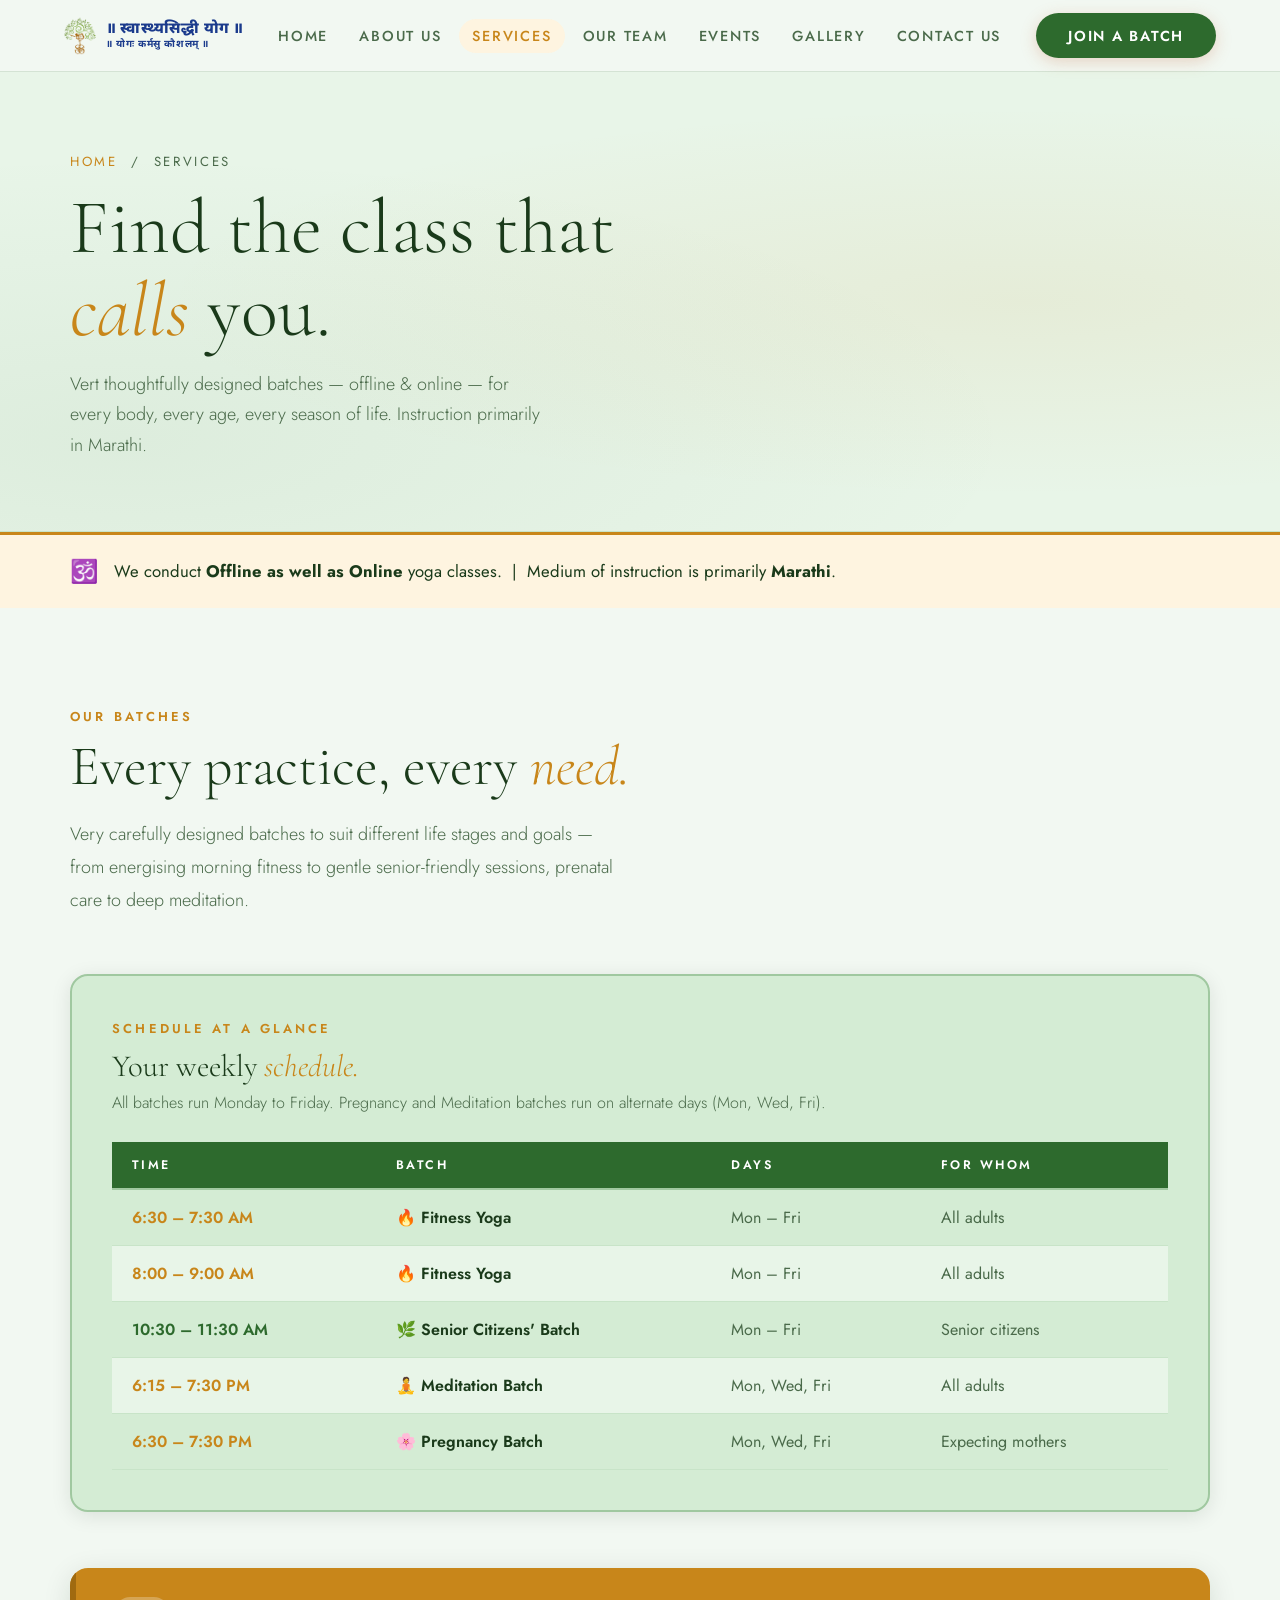
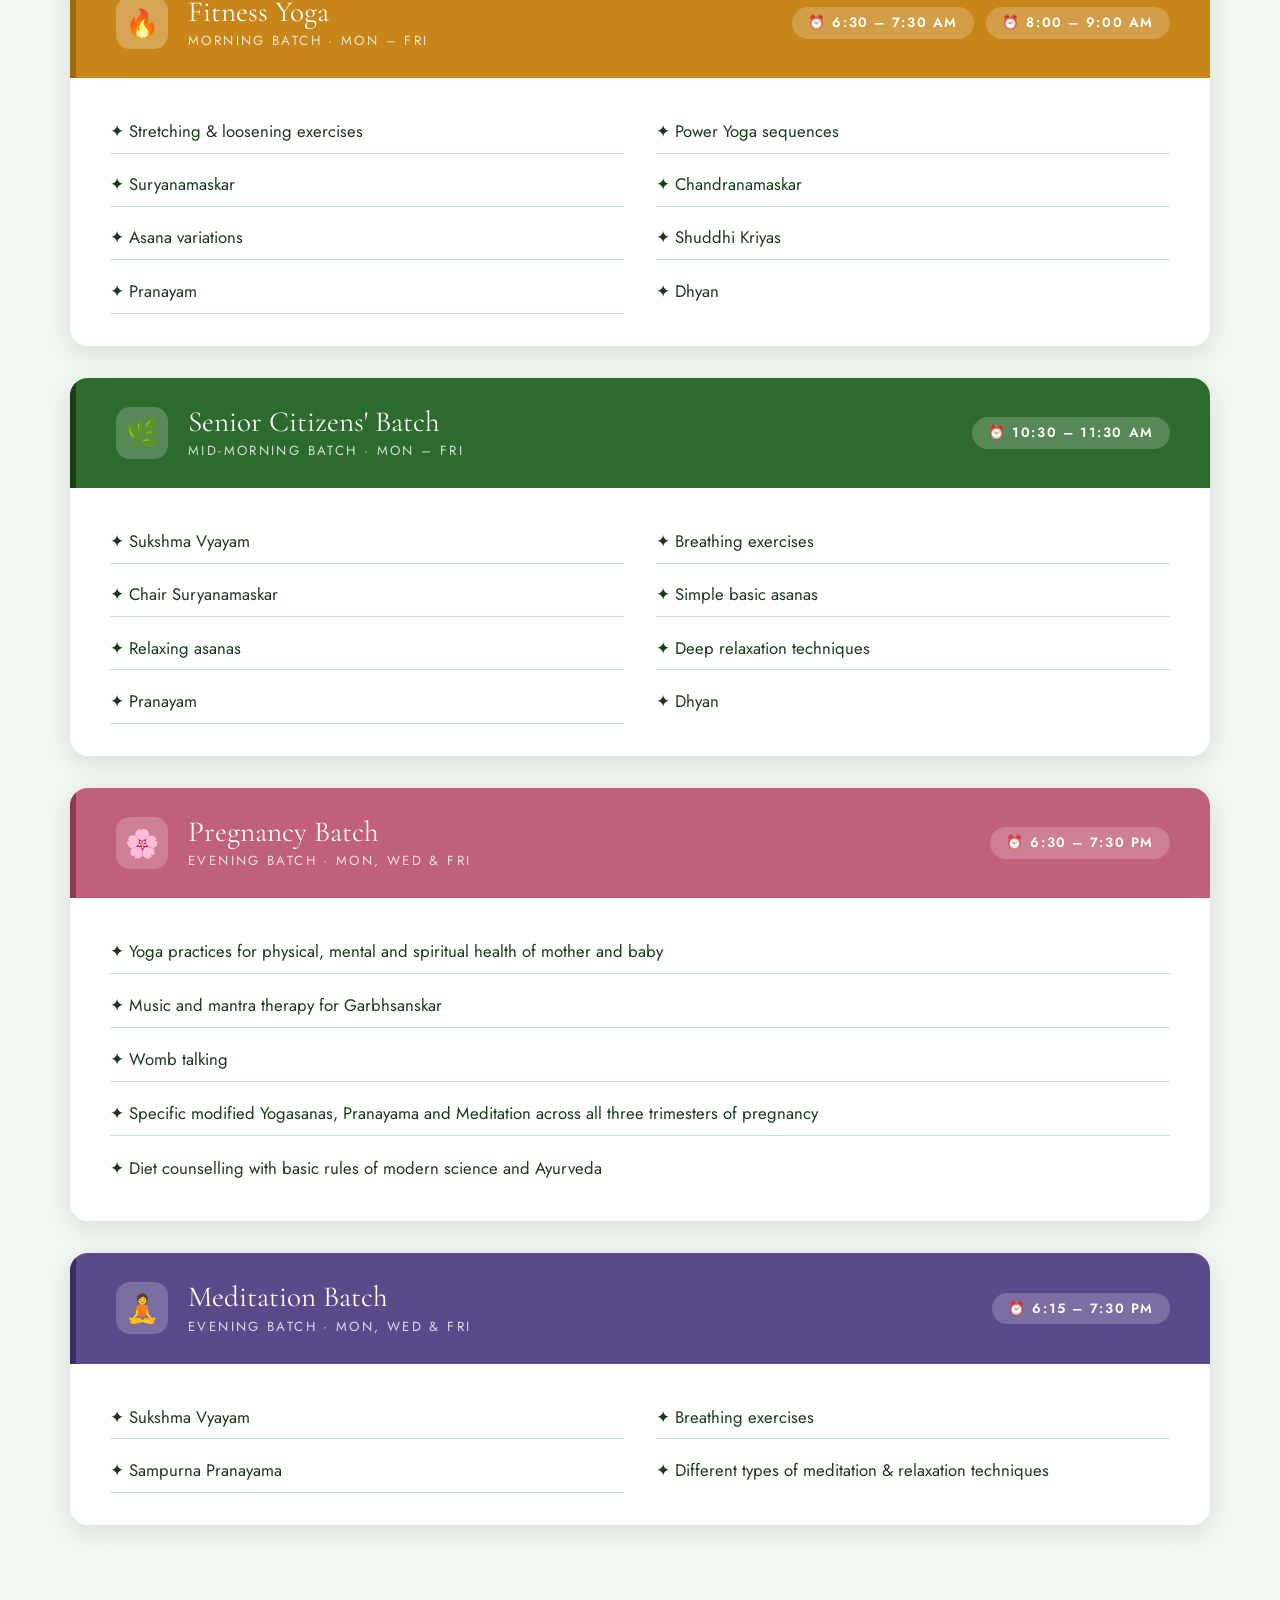
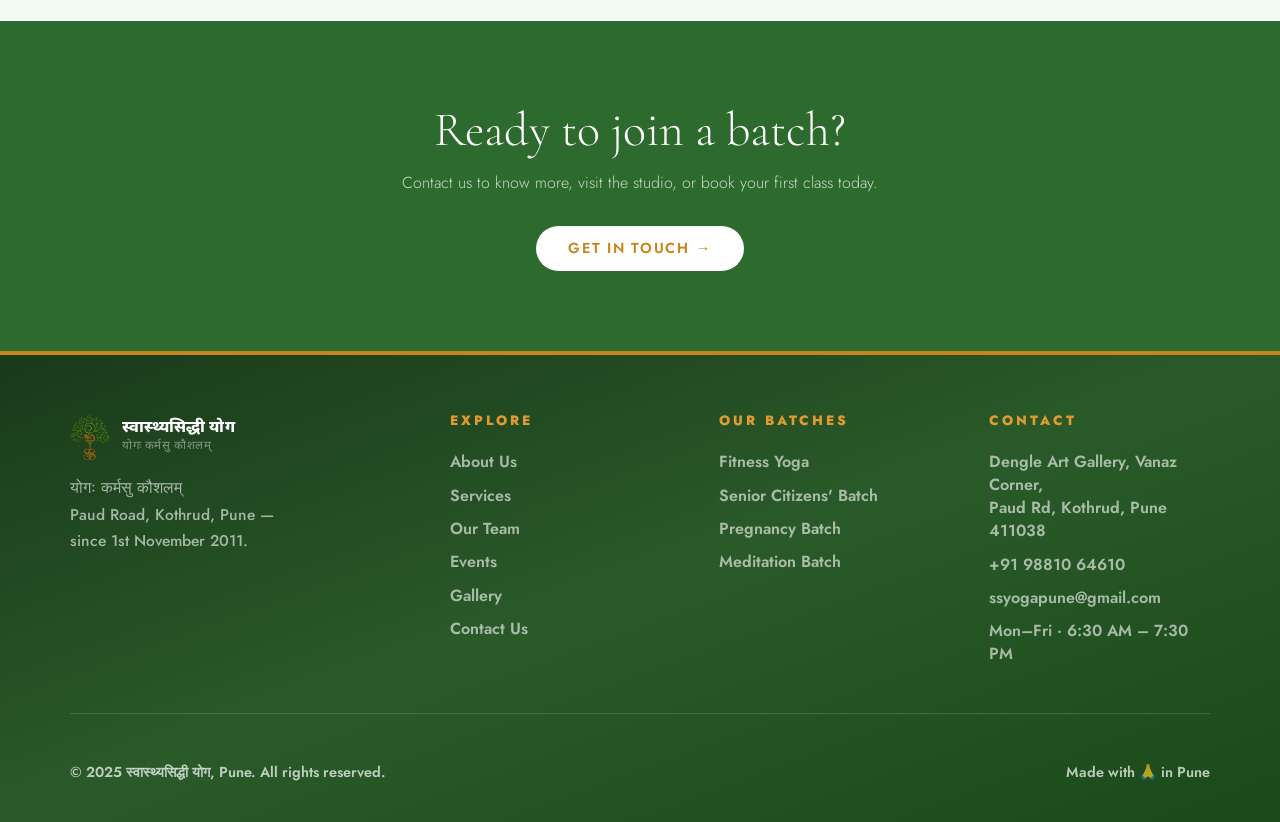
<file: services.html>
<!DOCTYPE html>
<html lang="en">
<head>
  <meta charset="UTF-8"/>
  <meta name="viewport" content="width=device-width, initial-scale=1.0"/>
  <title>Services · स्वास्थ्यसिद्धी योग</title>
  <link rel="stylesheet" href="style.css"/>
  <style>
    .batch-item {
      font-size: 1.045rem; font-weight: 400; color: var(--charcoal);
      line-height: 1.6; padding: 0.5rem 0;
      border-bottom: 1px solid var(--sand);
      display: flex; align-items: baseline; gap: 0.5rem;
    }
    .batch-item:last-child { border-bottom: none; }
    .batch-item-full { grid-column: 1 / -1; }
    @media (max-width: 640px) {
      .batch-item { grid-column: 1 / -1; }
      [style*="grid-template-columns:1fr 1fr"] { grid-template-columns: 1fr !important; }
    }
  </style>
</head>
<body>
<div id="nav-holder"></div>
<div class="page-body">

  <div class="page-hero">
    <div class="page-hero-inner">
      <div class="breadcrumb"><a href="index.html">Home</a> &nbsp;/&nbsp; Services</div>
      <h1>Find the class that<br><em>calls</em> you.</h1>
      <p>Vert thoughtfully designed batches — offline &amp; online — for every body, every age, every season of life. Instruction primarily in Marathi.</p>
    </div>
  </div>

  <!-- ── MODE NOTICE BANNER ── -->
  <div style="background:var(--terr-pale); border-top:3px solid var(--terracotta); padding:1.25rem 5vw;">
    <div style="max-width:var(--max-w); margin:0 auto; display:flex; align-items:center; gap:1rem; flex-wrap:wrap;">
      <span style="font-size:1.425rem;">🕉️</span>
      <p style="font-size:1.045rem; font-weight:400; color:var(--charcoal); line-height:1.6;">
        We conduct <strong>Offline as well as Online</strong> yoga classes. &nbsp;|&nbsp;
        Medium of instruction is primarily <strong>Marathi</strong>.
      </p>
    </div>
  </div>

  <!-- ── BATCH CARDS ── -->
  <section class="section" style="background:var(--cream)">
    <div class="section-inner">
      <div class="reveal" style="max-width:600px; margin-bottom:3.5rem;">
        <span class="section-label">Our Batches</span>
        <h2 class="section-title">Every practice, every <em>need.</em></h2>
        <p class="section-body">Very carefully designed batches to suit different life stages and goals — from energising morning fitness to gentle senior-friendly sessions, prenatal care to deep meditation.</p>
      </div>

      <!-- ── SCHEDULE AT A GLANCE ── -->
      <div style="background:#d4ecd4; border-radius:18px; padding:2.5rem; margin-bottom:3.5rem; max-width:var(--max-w); border:2px solid #a0c8a0; box-shadow:0 4px 20px rgba(14,34,14,0.1);" class="reveal">
        <div style="margin-bottom:1.75rem;">
          <span class="section-label">Schedule at a Glance</span>
          <h3 style="font-family:'Cormorant Garamond',serif; font-size:1.925rem; font-weight:300; color:var(--charcoal);">Your weekly <em style="color:var(--terracotta); font-style:italic;">schedule.</em></h3>
          <p style="color:var(--warm-gray); font-size:1.005rem; font-weight:300; margin-top:0.4rem;">All batches run Monday to Friday. Pregnancy and Meditation batches run on alternate days (Mon, Wed, Fri).</p>
        </div>
        <div style="overflow-x:auto;">
          <table style="width:100%; border-collapse:collapse; font-size:1.005rem; min-width:560px;">
            <thead>
              <tr style="border-bottom:2px solid #a0c8a0; background:#2d6a2d;">
                <th style="text-align:left;padding:0.85rem 1.25rem;font-size:0.775rem;letter-spacing:0.2em;text-transform:uppercase;color:#fff;font-weight:600;white-space:nowrap;">Time</th>
                <th style="text-align:left;padding:0.85rem 1.25rem;font-size:0.775rem;letter-spacing:0.2em;text-transform:uppercase;color:#fff;font-weight:600;">Batch</th>
                <th style="text-align:left;padding:0.85rem 1.25rem;font-size:0.775rem;letter-spacing:0.2em;text-transform:uppercase;color:#fff;font-weight:600;">Days</th>
                <th style="text-align:left;padding:0.85rem 1.25rem;font-size:0.775rem;letter-spacing:0.2em;text-transform:uppercase;color:#fff;font-weight:600;">For Whom</th>
              </tr>
            </thead>
            <tbody>
              <tr style="border-bottom:1px solid var(--sand);">
                <td style="padding:1rem 1.25rem;color:var(--terracotta);font-weight:600;white-space:nowrap;">6:30 – 7:30 AM</td>
                <td style="padding:1rem 1.25rem;color:var(--charcoal);font-weight:600;">🔥 Fitness Yoga</td>
                <td style="padding:1rem 1.25rem;color:var(--warm-gray);">Mon – Fri</td>
                <td style="padding:1rem 1.25rem;color:var(--warm-gray);">All adults</td>
              </tr>
              <tr style="border-bottom:1px solid var(--sand);background:var(--sage-pale);">
                <td style="padding:1rem 1.25rem;color:var(--terracotta);font-weight:600;white-space:nowrap;">8:00 – 9:00 AM</td>
                <td style="padding:1rem 1.25rem;color:var(--charcoal);font-weight:600;">🔥 Fitness Yoga</td>
                <td style="padding:1rem 1.25rem;color:var(--warm-gray);">Mon – Fri</td>
                <td style="padding:1rem 1.25rem;color:var(--warm-gray);">All adults</td>
              </tr>
              <tr style="border-bottom:1px solid var(--sand);">
                <td style="padding:1rem 1.25rem;color:var(--sage);font-weight:600;white-space:nowrap;">10:30 – 11:30 AM</td>
                <td style="padding:1rem 1.25rem;color:var(--charcoal);font-weight:600;">🌿 Senior Citizens' Batch</td>
                <td style="padding:1rem 1.25rem;color:var(--warm-gray);">Mon – Fri</td>
                <td style="padding:1rem 1.25rem;color:var(--warm-gray);">Senior citizens</td>
              </tr>
              <tr style="border-bottom:1px solid var(--sand);background:var(--sage-pale);">
                <td style="padding:1rem 1.25rem;color:var(--terracotta);font-weight:600;white-space:nowrap;">6:15 – 7:30 PM</td>
                <td style="padding:1rem 1.25rem;color:var(--charcoal);font-weight:600;">🧘 Meditation Batch</td>
                <td style="padding:1rem 1.25rem;color:var(--warm-gray);">Mon, Wed, Fri</td>
                <td style="padding:1rem 1.25rem;color:var(--warm-gray);">All adults</td>
              </tr>
              <tr style="border-bottom:1px solid var(--sand);">
                <td style="padding:1rem 1.25rem;color:var(--terracotta);font-weight:600;white-space:nowrap;">6:30 – 7:30 PM</td>
                <td style="padding:1rem 1.25rem;color:var(--charcoal);font-weight:600;">🌸 Pregnancy Batch</td>
                <td style="padding:1rem 1.25rem;color:var(--warm-gray);">Mon, Wed, Fri</td>
                <td style="padding:1rem 1.25rem;color:var(--warm-gray);">Expecting mothers</td>
              </tr>
            </tbody>
          </table>
        </div>
      </div>

      <div style="display:flex; flex-direction:column; gap:2rem; max-width:var(--max-w);" class="reveal">

        <!-- ── BATCH 1: Fitness Yoga ── -->
        <div class="batch-card" style="background:var(--white); border-radius:18px; overflow:hidden; box-shadow:0 6px 28px rgba(14,34,14,0.12);">
          <div class="batch-header" style="background:#c8861a; border-left:6px solid #a06a10; padding:1.75rem 2.5rem; display:flex; align-items:center; justify-content:space-between; flex-wrap:wrap; gap:1rem;">
            <div style="display:flex; align-items:center; gap:1.25rem;">
              <div style="width:52px;height:52px;border-radius:14px;background:rgba(255,255,255,0.25);display:flex;align-items:center;justify-content:center;font-size:1.725rem;flex-shrink:0;">🔥</div>
              <div>
                <div style="font-family:'Cormorant Garamond',serif;font-size:1.825rem;font-weight:400;color:#fff;line-height:1.1;">Fitness Yoga</div>
                <div style="font-size:0.825rem;letter-spacing:0.18em;text-transform:uppercase;color:rgba(255,255,255,0.8);margin-top:0.2rem;">Morning Batch · Mon – Fri</div>
              </div>
            </div>
            <div style="display:flex;gap:0.75rem;flex-wrap:wrap;">
              <span style="background:rgba(255,255,255,0.2);color:#fff;font-size:0.845rem;font-weight:600;letter-spacing:0.12em;text-transform:uppercase;padding:0.4rem 1rem;border-radius:99px;">⏰ 6:30 – 7:30 AM</span>
              <span style="background:rgba(255,255,255,0.2);color:#fff;font-size:0.845rem;font-weight:600;letter-spacing:0.12em;text-transform:uppercase;padding:0.4rem 1rem;border-radius:99px;">⏰ 8:00 – 9:00 AM</span>
            </div>
          </div>
          <div style="padding:2rem 2.5rem; display:grid; grid-template-columns:1fr 1fr; gap:0.6rem 2rem;">
            <div class="batch-item">✦ Stretching &amp; loosening exercises</div>
            <div class="batch-item">✦ Power Yoga sequences</div>
            <div class="batch-item">✦ Suryanamaskar</div>
			<div class="batch-item">✦ Chandranamaskar</div>
            <div class="batch-item">✦ Asana variations</div>
            <div class="batch-item">✦ Shuddhi Kriyas</div>
            <div class="batch-item">✦ Pranayam</div>
            <div class="batch-item">✦ Dhyan</div>
          </div>
        </div>

        <!-- ── BATCH 2: Senior Citizens ── -->
        <div class="batch-card" style="background:var(--white); border-radius:18px; overflow:hidden; box-shadow:0 6px 28px rgba(14,34,14,0.12);">
          <div class="batch-header" style="background:#2d6a2d; border-left:6px solid #1a3a1a; padding:1.75rem 2.5rem; display:flex; align-items:center; justify-content:space-between; flex-wrap:wrap; gap:1rem;">
            <div style="display:flex; align-items:center; gap:1.25rem;">
              <div style="width:52px;height:52px;border-radius:14px;background:rgba(255,255,255,0.2);display:flex;align-items:center;justify-content:center;font-size:1.725rem;flex-shrink:0;">🌿</div>
              <div>
                <div style="font-family:'Cormorant Garamond',serif;font-size:1.825rem;font-weight:400;color:#fff;line-height:1.1;">Senior Citizens' Batch</div>
                <div style="font-size:0.825rem;letter-spacing:0.18em;text-transform:uppercase;color:rgba(255,255,255,0.8);margin-top:0.2rem;">Mid-Morning Batch · Mon – Fri</div>
              </div>
            </div>
            <span style="background:rgba(255,255,255,0.2);color:#fff;font-size:0.845rem;font-weight:600;letter-spacing:0.12em;text-transform:uppercase;padding:0.4rem 1rem;border-radius:99px;">⏰ 10:30 – 11:30 AM</span>
          </div>
          <div style="padding:2rem 2.5rem; display:grid; grid-template-columns:1fr 1fr; gap:0.6rem 2rem;">
            <div class="batch-item">✦ Sukshma Vyayam</div>
            <div class="batch-item">✦ Breathing exercises</div>
            <div class="batch-item">✦ Chair Suryanamaskar</div>
            <div class="batch-item">✦ Simple basic asanas</div>
            <div class="batch-item">✦ Relaxing asanas</div>
            <div class="batch-item">✦ Deep relaxation techniques</div>
            <div class="batch-item">✦ Pranayam</div>
            <div class="batch-item">✦ Dhyan</div>
          </div>
        </div>

        <!-- ── BATCH 3: Pregnancy ── -->
        <div class="batch-card" style="background:var(--white); border-radius:18px; overflow:hidden; box-shadow:0 6px 28px rgba(14,34,14,0.12);">
          <div class="batch-header" style="background:#c0607a; border-left:6px solid #8a3a52; padding:1.75rem 2.5rem; display:flex; align-items:center; justify-content:space-between; flex-wrap:wrap; gap:1rem;">
            <div style="display:flex; align-items:center; gap:1.25rem;">
              <div style="width:52px;height:52px;border-radius:14px;background:rgba(255,255,255,0.2);display:flex;align-items:center;justify-content:center;font-size:1.725rem;flex-shrink:0;">🌸</div>
              <div>
                <div style="font-family:'Cormorant Garamond',serif;font-size:1.825rem;font-weight:400;color:#fff;line-height:1.1;">Pregnancy Batch</div>
                <div style="font-size:0.825rem;letter-spacing:0.18em;text-transform:uppercase;color:rgba(255,255,255,0.8);margin-top:0.2rem;">Evening Batch · Mon, Wed &amp; Fri</div>
              </div>
            </div>
            <span style="background:rgba(255,255,255,0.2);color:#fff;font-size:0.845rem;font-weight:600;letter-spacing:0.12em;text-transform:uppercase;padding:0.4rem 1rem;border-radius:99px;">⏰ 6:30 – 7:30 PM</span>
          </div>
          <div style="padding:2rem 2.5rem; display:flex; flex-direction:column; gap:0.65rem;">
            <div class="batch-item batch-item-full">✦ Yoga practices for physical, mental and spiritual health of mother and baby</div>
            <div class="batch-item batch-item-full">✦ Music and mantra therapy for Garbhsanskar</div>
            <div class="batch-item batch-item-full">✦ Womb talking</div>
            <div class="batch-item batch-item-full">✦ Specific modified Yogasanas, Pranayama and Meditation across all three trimesters of pregnancy</div>
            <div class="batch-item batch-item-full">✦ Diet counselling with basic rules of modern science and Ayurveda</div>
          </div>
        </div>

        <!-- ── BATCH 4: Meditation ── -->
        <div class="batch-card" style="background:var(--white); border-radius:18px; overflow:hidden; box-shadow:0 6px 28px rgba(14,34,14,0.12);">
          <div class="batch-header" style="background:#5a4a8a; border-left:6px solid #3a2a6a; padding:1.75rem 2.5rem; display:flex; align-items:center; justify-content:space-between; flex-wrap:wrap; gap:1rem;">
            <div style="display:flex; align-items:center; gap:1.25rem;">
              <div style="width:52px;height:52px;border-radius:14px;background:rgba(255,255,255,0.2);display:flex;align-items:center;justify-content:center;font-size:1.725rem;flex-shrink:0;">🧘</div>
              <div>
                <div style="font-family:'Cormorant Garamond',serif;font-size:1.825rem;font-weight:400;color:#fff;line-height:1.1;">Meditation Batch</div>
                <div style="font-size:0.825rem;letter-spacing:0.18em;text-transform:uppercase;color:rgba(255,255,255,0.8);margin-top:0.2rem;">Evening Batch · Mon, Wed &amp; Fri</div>
              </div>
            </div>
            <span style="background:rgba(255,255,255,0.2);color:#fff;font-size:0.845rem;font-weight:600;letter-spacing:0.12em;text-transform:uppercase;padding:0.4rem 1rem;border-radius:99px;">⏰ 6:15 – 7:30 PM</span>
          </div>
          <div style="padding:2rem 2.5rem; display:grid; grid-template-columns:1fr 1fr; gap:0.6rem 2rem;">
            <div class="batch-item">✦ Sukshma Vyayam</div>
            <div class="batch-item">✦ Breathing exercises</div>
            <div class="batch-item">✦ Sampurna Pranayama</div>
            <div class="batch-item">✦ Different types of meditation &amp; relaxation techniques</div>
          </div>
        </div>

      </div><!-- end flex column -->
    </div>
  </section>

  <!-- ── CTA ── -->
  <div class="home-contact-strip reveal">
    <h2>Ready to join a batch?</h2>
    <p>Contact us to know more, visit the studio, or book your first class today.</p>
    <a class="btn btn-white" href="contact.html">Get in Touch →</a>
  </div>

</div>
<div id="footer-holder"></div>
<script src="shared.js"></script>
<script>initPage('services.html');</script>
</body>
</html>
</file>
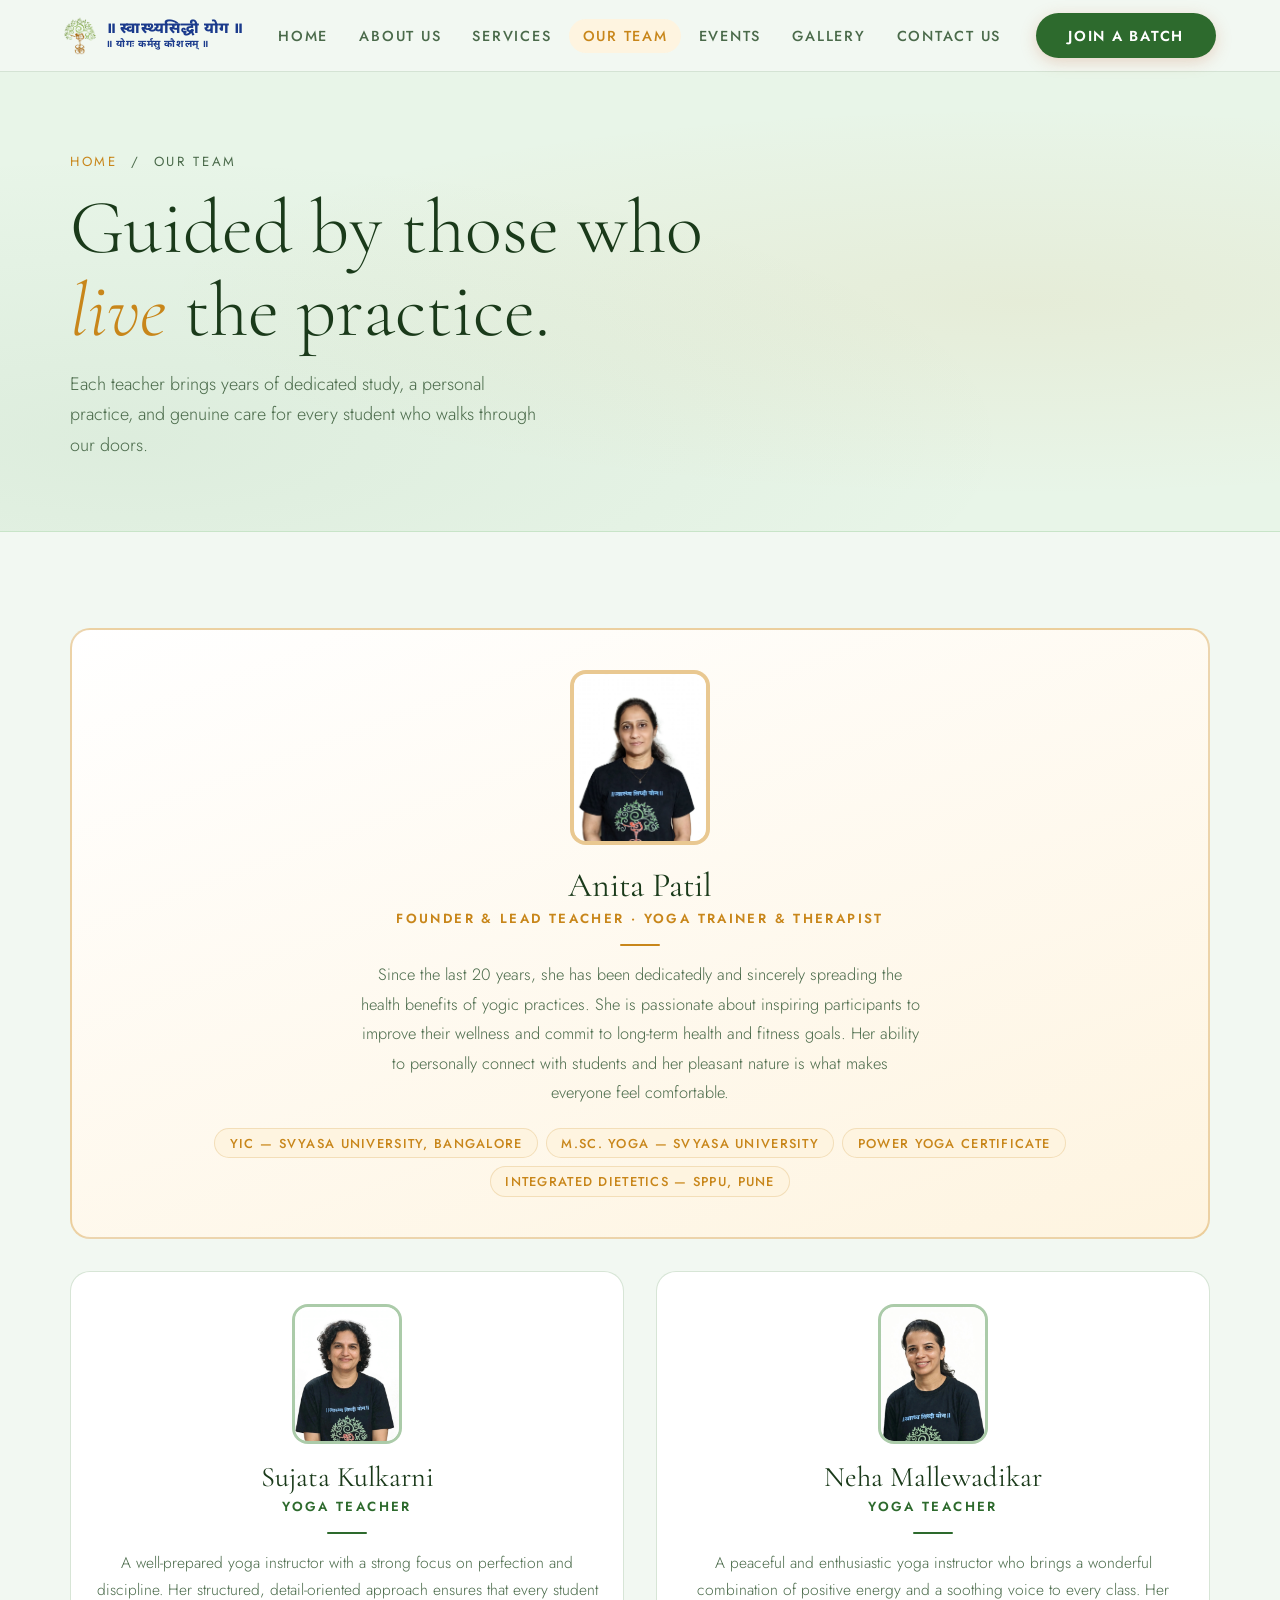
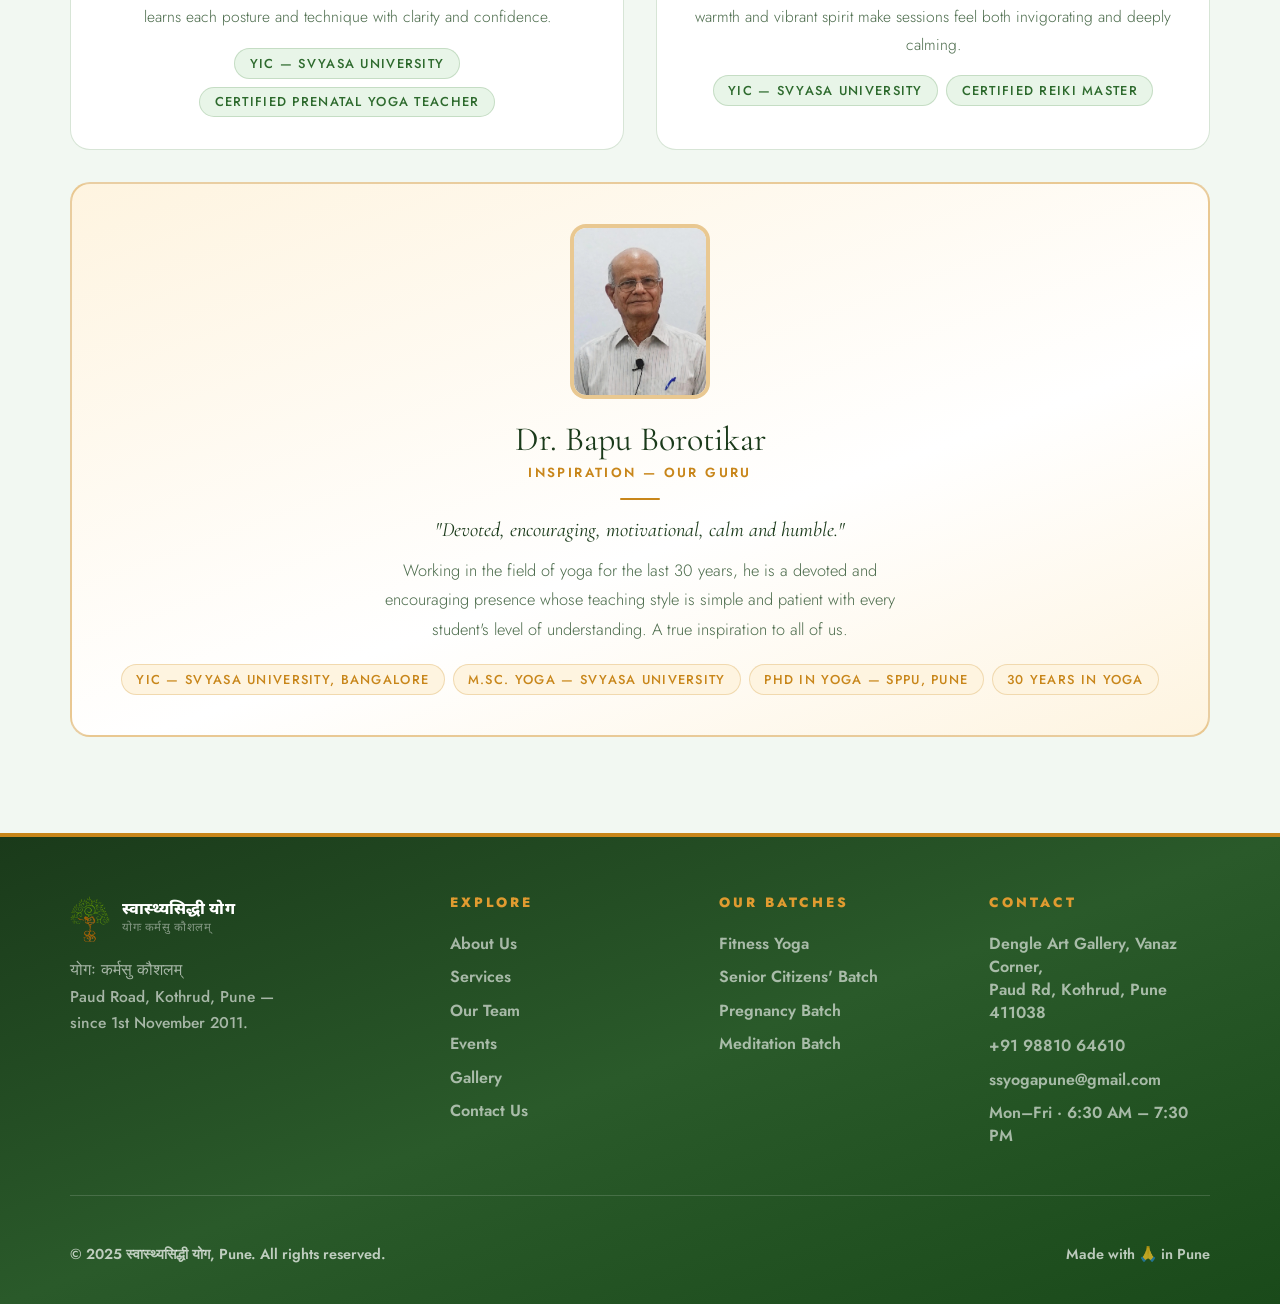
<file: team.html>
<!DOCTYPE html>
<html lang="en">
<head>
  <meta charset="UTF-8"/>
  <meta name="viewport" content="width=device-width, initial-scale=1.0"/>
  <title>Our Team · स्वास्थ्यसिद्धी योग</title>
  <link rel="stylesheet" href="style.css"/>
  <style>
    /* ── Option C: Centered circle avatar cards ── */
    .team-c-grid {
      display: flex; flex-direction: column;
      gap: 2rem; max-width: var(--max-w); margin: 0 auto;
    }

    /* Full-width card (AP & BB) */
    .tc-card-full {
      background: var(--white);
      border-radius: 20px;
      padding: 2.5rem 2rem;
      text-align: center;
      transition: transform 0.3s, box-shadow 0.3s;
    }
    .tc-card-full:hover { transform: translateY(-4px); box-shadow: 0 20px 56px rgba(14,34,14,0.1); }

    /* Two-column row (SK + NM) */
    .tc-pair { display: grid; grid-template-columns: 1fr 1fr; gap: 2rem; }

    /* Pair card */
    .tc-card-pair {
      background: var(--white);
      border-radius: 20px;
      padding: 2rem 1.5rem;
      text-align: center;
      border: 1px solid var(--sand);
      transition: transform 0.3s, box-shadow 0.3s;
    }
    .tc-card-pair:hover { transform: translateY(-4px); box-shadow: 0 16px 44px rgba(14,34,14,0.09); }

    /* Avatar circle */
    .tc-avatar,
    .tc-avatar-sm {
      position: relative;
      border-radius: 50%;
      overflow: hidden;
      box-sizing: border-box;
      padding: 0;
      flex: 0 0 auto;
      aspect-ratio: 1 / 1;
      isolation: isolate;
    }
    .tc-avatar {
      width: 96px; height: 96px;
      display: flex; align-items: center; justify-content: center;
      margin: 0 auto 1.25rem;
      font-size: 2.525rem;
    }
    .tc-avatar-sm {
      width: 76px; height: 76px;
      display: flex; align-items: center; justify-content: center;
      margin: 0 auto 1rem;
      font-size: 2.025rem;
    }
    /* Keep every portrait clipped to the circular avatar, including inline-sized avatars. */
    .tc-avatar > img,
    .tc-avatar-sm > img {
      position: absolute;
      inset: 0;
      display: block;
      width: 100%;
      height: 100%;
      max-width: none;
      object-fit: cover;
      object-position: center;
      border-radius: 50%;
    }
    /* Placeholder content follows the same circular crop. */
    .tc-avatar .ph, .tc-avatar-sm .ph {
      width: 100%; height: 100%; border-radius: 50%; overflow: hidden;
    }

    .tc-name {
      font-family: 'Cormorant Garamond', serif;
      font-size: 2.125rem; font-weight: 400;
      color: var(--charcoal); margin-bottom: 0.2rem;
    }
    .tc-name-sm {
      font-family: 'Cormorant Garamond', serif;
      font-size: 1.775rem; font-weight: 400;
      color: var(--charcoal); margin-bottom: 0.2rem;
    }
    .tc-role {
      font-size: 0.825rem; font-weight: 600;
      letter-spacing: 0.18em; text-transform: uppercase;
      margin-bottom: 1rem;
    }
    .tc-quote {
      font-size: 1.075rem; font-style: italic;
      color: var(--charcoal); margin-bottom: 0.65rem;
      font-family: 'Cormorant Garamond', serif;
      font-size: 1.275rem; line-height: 1.5;
    }
    .tc-bio {
      font-size: 1.025rem; font-weight: 300;
      line-height: 1.8; color: var(--warm-gray);
      max-width: 560px; margin: 0 auto 1.25rem;
    }
    .tc-bio-sm {
      font-size: 0.975rem; font-weight: 300;
      line-height: 1.75; color: var(--warm-gray);
      margin-bottom: 1.1rem;
    }
    .tc-certs {
      display: flex; flex-wrap: wrap; gap: 0.5rem;
      justify-content: center;
    }
    .tc-cert {
      font-size: 0.805rem; font-weight: 500;
      letter-spacing: 0.1em; text-transform: uppercase;
      padding: 0.3rem 0.9rem; border-radius: 99px;
    }

    /* AP — gold/saffron */
    .tc-ap { border: 2px solid rgba(200,134,26,0.35); background: linear-gradient(160deg, var(--white) 0%, var(--terr-pale) 100%); }
    .tc-ap .tc-avatar { background: var(--terr-pale); border: 3px solid rgba(200,134,26,0.3); }
    .tc-ap .tc-role { color: var(--terracotta); }
    .tc-ap .tc-cert { background: var(--terr-pale); color: var(--terracotta); border: 1px solid rgba(200,134,26,0.2); }

    /* SK & NM — forest green */
    .tc-sk, .tc-nm { border: 1px solid rgba(58,125,53,0.2); }
    .tc-sk .tc-avatar-sm, .tc-nm .tc-avatar-sm { background: var(--sage-pale); border: 3px solid rgba(58,125,53,0.2); }
    .tc-sk .tc-role, .tc-nm .tc-role { color: var(--sage); }
    .tc-sk .tc-cert, .tc-nm .tc-cert { background: var(--sage-pale); color: var(--sage); border: 1px solid rgba(58,125,53,0.2); }

    /* BB — guru gold with warm bg */
    .tc-bb { border: 2px solid rgba(200,134,26,0.4); background: linear-gradient(160deg, var(--terr-pale) 0%, var(--white) 60%, var(--terr-pale) 100%); }
    .tc-bb .tc-avatar { background: var(--terr-pale); border: 3px solid rgba(200,134,26,0.35); font-size: 2.925rem; }
    .tc-bb .tc-role { color: var(--terracotta); }
    .tc-bb .tc-cert { background: var(--terr-pale); color: var(--terracotta); border: 1px solid rgba(200,134,26,0.25); }

    /* Divider accent */
    .tc-divider {
      width: 40px; height: 2px;
      background: var(--terracotta);
      border-radius: 2px;
      margin: 0.9rem auto;
    }
    .tc-divider.green { background: var(--sage); }

    @media (max-width: 640px) {
      .tc-pair { grid-template-columns: 1fr; }
      .tc-card-full, .tc-card-pair { padding: 1.75rem 1.25rem; }
      .tc-avatar { width: 80px; height: 80px; }
      .tc-avatar-sm { width: 64px; height: 64px; }
    }
  </style>

<style>
.img-fallback-gold {
  position:absolute;inset:0;display:flex;align-items:center;justify-content:center;
  font-family:'Cormorant Garamond',serif;font-size:1rem;font-weight:600;
  color:#C8861A;text-align:center;padding:0.75rem;z-index:0;
}
.img-fallback-green {
  position:absolute;inset:0;display:flex;align-items:center;justify-content:center;
  font-family:'Cormorant Garamond',serif;font-size:1rem;font-weight:600;
  color:#2D6A2D;text-align:center;padding:0.75rem;z-index:0;
}
.img-fallback-circle-gold {
  position:absolute;display:flex;align-items:center;justify-content:center;
  font-family:'Cormorant Garamond',serif;font-size:1.4rem;font-weight:700;
  color:#C8861A;z-index:0;
}
.img-fallback-circle-green {
  position:absolute;display:flex;align-items:center;justify-content:center;
  font-family:'Cormorant Garamond',serif;font-size:1.4rem;font-weight:700;
  color:#2D6A2D;z-index:0;
}
.img-cover {
  position:absolute;inset:0;width:100%;height:100%;object-fit:cover;z-index:1;
}
.img-cover-circle {
  position:absolute;inset:0;width:100%;height:100%;object-fit:cover;border-radius:50%;z-index:1;
}
</style>

<style>
  /* Clickable team portraits and full-size photo viewer */
  .tc-avatar > img,
  .tc-avatar-sm > img { cursor: zoom-in; }
  .tc-avatar > img:focus-visible,
  .tc-avatar-sm > img:focus-visible {
    outline: 3px solid var(--terracotta);
    outline-offset: 4px;
  }
  .team-photo-lightbox {
    display: none;
    position: fixed;
    inset: 0;
    z-index: 3000;
    padding: 64px 20px 24px;
    background: rgba(12, 18, 13, .94);
    align-items: center;
    justify-content: center;
  }
  .team-photo-lightbox.open { display: flex; }
  .team-photo-lightbox-inner {
    width: min(1100px, 96vw);
    max-height: 100%;
    display: flex;
    flex-direction: column;
    align-items: center;
    justify-content: center;
    gap: 12px;
  }
  .team-photo-lightbox-image {
    display: block;
    max-width: 100%;
    max-height: calc(100vh - 140px);
    width: auto;
    height: auto;
    object-fit: contain;
    border-radius: 12px;
    box-shadow: 0 12px 48px rgba(0, 0, 0, .35);
  }
  .team-photo-lightbox-caption {
    margin: 0;
    color: #fff;
    text-align: center;
    font-size: 1rem;
  }
  .team-photo-lightbox-close {
    position: absolute;
    top: 12px;
    right: 20px;
    width: 44px;
    height: 44px;
    border: 1px solid rgba(255,255,255,.45);
    border-radius: 50%;
    color: #fff;
    background: rgba(255,255,255,.08);
    font-size: 28px;
    line-height: 1;
    cursor: pointer;
  }
  .team-photo-lightbox-close:hover { background: rgba(255,255,255,.2); }
  body.team-photo-popup-open { overflow: hidden; }
  @media (max-width: 480px) {
    .team-photo-lightbox { padding: 60px 12px 18px; }
    .team-photo-lightbox-image { max-height: calc(100vh - 135px); }
  }
</style>


<style>
  /* Rounded vertical portrait frames: keeps more of the face and shoulders visible. */
  .tc-avatar,
  .tc-avatar-sm {
    aspect-ratio: 4 / 5 !important;
    border-radius: 16px !important;
    overflow: hidden !important;
    position: relative;
    flex-shrink: 0;
    isolation: isolate;
  }

  .tc-avatar > img,
  .tc-avatar-sm > img {
    display: block;
    width: 100%;
    height: 100%;
    object-fit: cover !important;
    object-position: center top !important;
    border-radius: 12px !important;
  }

  /* Slightly smaller vertical portraits on phones while retaining the 4:5 shape. */
  @media (max-width: 640px) {
    .tc-card-full .tc-avatar {
      width: min(120px, 40vw) !important;
      height: auto !important;
    }
    .tc-avatar-sm {
      width: min(96px, 34vw) !important;
      height: auto !important;
    }
  }
</style>

</head>
<body>
<div id="nav-holder"></div>
<div class="page-body">

  <div class="page-hero">
    <div class="page-hero-inner">
      <div class="breadcrumb"><a href="index.html">Home</a> &nbsp;/&nbsp; Our Team</div>
      <h1>Guided by those who<br><em>live</em> the practice.</h1>
      <p>Each teacher brings years of dedicated study, a personal practice, and genuine care for every student who walks through our doors.</p>
    </div>
  </div>

  <section class="section" style="background:var(--cream);">
    <div class="section-inner">
      <div class="team-c-grid">

        <!-- ── AP — Founder · Full width ── -->
        <div class="tc-card-full tc-ap reveal">
          <div class="tc-avatar" style="width:140px;height:175px;border:4px solid rgba(200,134,26,0.4);background:var(--terr-pale);">
            <img src="./images/team-ap.jpg"
                 alt="AP — Founder & Lead Teacher"
                
                 style="width:100%;height:100%;object-fit:cover;border-radius:50%;">
          </div>
          <div class="tc-name">Anita Patil</div>
          <div class="tc-role">Founder &amp; Lead Teacher · Yoga Trainer &amp; Therapist</div>
          <div class="tc-divider"></div>
          <p class="tc-bio">Since the last 20 years, she has been dedicatedly and sincerely spreading the health benefits of yogic practices. She is passionate about inspiring participants to improve their wellness and commit to long-term health and fitness goals. Her ability to personally connect with students and her pleasant nature is what makes everyone feel comfortable.</p>
          <div class="tc-certs">
            <span class="tc-cert">YIC — Svyasa University, Bangalore</span>
            <span class="tc-cert">M.Sc. Yoga — Svyasa University</span>
            <span class="tc-cert">Power Yoga Certificate</span>
            <span class="tc-cert">Integrated Dietetics — SPPU, Pune</span>
          </div>
        </div>

        <!-- ── SK + NM — Side by side ── -->
        <div class="tc-pair">

          <div class="tc-card-pair tc-sk reveal">
            <div class="tc-avatar-sm" style="width:110px;height:140px;border:3px solid rgba(58,125,53,0.35);background:var(--sage-pale);">
              <img src="./images/team-sk.jpg"
                   alt="SK — Yoga Teacher"
                  
                   style="width:100%;height:100%;object-fit:cover;border-radius:50%;">
            </div>
            <div class="tc-name-sm">Sujata Kulkarni</div>
            <div class="tc-role">Yoga Teacher</div>
            <div class="tc-divider green"></div>
            <p class="tc-bio-sm">A well-prepared yoga instructor with a strong focus on perfection and discipline. Her structured, detail-oriented approach ensures that every student learns each posture and technique with clarity and confidence.</p>
            <div class="tc-certs">
              <span class="tc-cert">YIC — Svyasa University</span>
              <span class="tc-cert">Certified Prenatal Yoga Teacher</span>
            </div>
          </div>

          <div class="tc-card-pair tc-nm reveal">
            <div class="tc-avatar-sm" style="width:110px;height:140px;border:3px solid rgba(58,125,53,0.35);background:var(--sage-pale);">
              <img src="./images/team-nm.jpg"
                   alt="NM — Yoga Teacher"
                  
                   style="width:100%;height:100%;object-fit:cover;border-radius:50%;">
            </div>
            <div class="tc-name-sm">Neha Mallewadikar</div>
            <div class="tc-role">Yoga Teacher</div>
            <div class="tc-divider green"></div>
            <p class="tc-bio-sm">A peaceful and enthusiastic yoga instructor who brings a wonderful combination of positive energy and a soothing voice to every class. Her warmth and vibrant spirit make sessions feel both invigorating and deeply calming.</p>
            <div class="tc-certs">
              <span class="tc-cert">YIC — Svyasa University</span>
              <span class="tc-cert">Certified Reiki Master</span>
            </div>
          </div>

        </div>

        <!-- ── BB — Guru · Full width ── -->
        <div class="tc-card-full tc-bb reveal">
          <div class="tc-avatar" style="width:140px;height:175px;border:4px solid rgba(200,134,26,0.4);background:var(--terr-pale);">
            <img src="./images/team-bb.jpg"
                 alt="BB — Inspiration, Our Guru"
                
                 style="width:100%;height:100%;object-fit:cover;border-radius:50%;">
          </div>
          <div class="tc-name">Dr. Bapu Borotikar</div>
          <div class="tc-role">Inspiration — Our Guru</div>
          <div class="tc-divider"></div>
          <p class="tc-quote">"Devoted, encouraging, motivational, calm and humble."</p>
          <p class="tc-bio">Working in the field of yoga for the last 30 years, he is a devoted and encouraging presence whose teaching style is simple and patient with every student's level of understanding. A true inspiration to all of us.</p>
          <div class="tc-certs">
            <span class="tc-cert">YIC — Svyasa University, Bangalore</span>
            <span class="tc-cert">M.Sc. Yoga — Svyasa University</span>
            <span class="tc-cert">PhD in Yoga — SPPU, Pune</span>
            <span class="tc-cert">30 Years in Yoga</span>
          </div>
        </div>

      </div>
    </div>
  </section>

</div>

<!-- Team portrait lightbox -->
<div class="team-photo-lightbox" id="teamPhotoLightbox" role="dialog" aria-modal="true" aria-hidden="true" aria-label="Team portrait viewer">
  <button class="team-photo-lightbox-close" id="teamPhotoLightboxClose" type="button" aria-label="Close photo">&times;</button>
  <div class="team-photo-lightbox-inner">
    <img class="team-photo-lightbox-image" id="teamPhotoLightboxImage" alt="">
    <p class="team-photo-lightbox-caption" id="teamPhotoLightboxCaption"></p>
  </div>
</div>

<div id="footer-holder"></div>
<script src="shared.js"></script>
<script>initPage('team.html');</script>

<script>
(function () {
  const lightbox = document.getElementById('teamPhotoLightbox');
  const lightboxImage = document.getElementById('teamPhotoLightboxImage');
  const lightboxCaption = document.getElementById('teamPhotoLightboxCaption');
  const closeButton = document.getElementById('teamPhotoLightboxClose');
  const portraits = document.querySelectorAll('.tc-avatar > img, .tc-avatar-sm > img');
  let lastTrigger = null;

  function openTeamPhoto(portrait) {
    lastTrigger = portrait;
    const caption = portrait.alt || 'Team portrait';
    lightboxImage.src = portrait.currentSrc || portrait.src;
    lightboxImage.alt = caption;
    lightboxCaption.textContent = caption;
    lightbox.classList.add('open');
    lightbox.setAttribute('aria-hidden', 'false');
    document.body.classList.add('team-photo-popup-open');
    closeButton.focus();
  }

  function closeTeamPhoto() {
    lightbox.classList.remove('open');
    lightbox.setAttribute('aria-hidden', 'true');
    document.body.classList.remove('team-photo-popup-open');
    lightboxImage.removeAttribute('src');
    if (lastTrigger) lastTrigger.focus();
  }

  portraits.forEach(function (portrait) {
    portrait.setAttribute('tabindex', '0');
    portrait.setAttribute('role', 'button');
    portrait.setAttribute('aria-label', 'Open full-size photo: ' + (portrait.alt || 'Team portrait'));
    portrait.addEventListener('click', function () { openTeamPhoto(portrait); });
    portrait.addEventListener('keydown', function (event) {
      if (event.key === 'Enter' || event.key === ' ') {
        event.preventDefault();
        openTeamPhoto(portrait);
      }
    });
  });

  closeButton.addEventListener('click', closeTeamPhoto);
  lightbox.addEventListener('click', function (event) {
    if (event.target === lightbox) closeTeamPhoto();
  });
  document.addEventListener('keydown', function (event) {
    if (event.key === 'Escape' && lightbox.classList.contains('open')) closeTeamPhoto();
  });
})();
</script>

</body>
</html>
</file>
<file: style.css>
/* ═══════════════════════════════════════════════
   PRAANA YOGA — SHARED STYLESHEET
   ═══════════════════════════════════════════════ */
@import url('https://fonts.googleapis.com/css2?family=Cormorant+Garamond:ital,wght@0,300;0,400;0,600;1,300;1,400;1,600&family=Jost:wght@300;400;500;600&family=Noto+Sans+Devanagari:wght@400;600;800&display=swap');

/* ── TOKENS — Option A: Forest green base + saffron gold ── */
:root {
  --cream:     #F2F8F2;   /* light green tint — page background */
  --sand:      #C8E4C8;   /* green-tinted border/divider */
  --sand-dk:   #A0C8A0;   /* darker green border */
  --terracotta:#C8861A;   /* saffron gold — primary accent */
  --terr-lt:   #E09B30;   /* lighter saffron */
  --terr-pale: #FEF4E0;   /* pale gold tint */
  --sage:      #2D6A2D;   /* deep forest green — secondary accent */
  --sage-lt:   #5A9A5A;   /* mid forest green */
  --sage-pale: #E8F5E8;   /* pale green tint — card surfaces */
  --charcoal:  #1A3A1A;   /* very dark green — headings */
  --ink:       #0E220E;   /* deepest green — footer/dark sections */
  --warm-gray: #4A6A4A;   /* muted green-grey — body text */
  --warm-gray2:#7A9A7A;   /* lighter muted green */
  --white:     #FFFFFF;
  --nav-h:     72px;
  --max-w:     1140px;
  --radius-sm: 4px;
  --radius:    10px;
  --radius-lg: 18px;
}

/* ── RESET ── */
*, *::before, *::after { box-sizing: border-box; margin: 0; padding: 0; }
html { scroll-behavior: smooth; font-size: 16px; }
body {
  font-family: 'Jost', sans-serif;
  background: var(--cream);
  color: var(--charcoal);
  overflow-x: hidden;
  -webkit-font-smoothing: antialiased;
}
img { display: block; max-width: 100%; }
a { text-decoration: none; }
button { font-family: inherit; }
::-webkit-scrollbar { width: 4px; }
::-webkit-scrollbar-track { background: var(--sand); }
::-webkit-scrollbar-thumb { background: var(--sage); border-radius: 99px; }

/* ── NAVIGATION ── */
.nav {
  position: fixed; top: 0; left: 0; right: 0; z-index: 200;
  height: var(--nav-h);
  display: flex; align-items: center; justify-content: space-between;
  padding: 0 5vw;
  background: rgba(242,248,242,0.95);
  backdrop-filter: blur(16px) saturate(1.4);
  border-bottom: 1px solid rgba(45,106,45,0.15);
  transition: box-shadow 0.3s;
}
.nav.scrolled { box-shadow: 0 4px 32px rgba(44,44,42,0.09); }

.nav-logo {
  font-family: 'Cormorant Garamond', serif;
  font-size: 1.725rem; font-weight: 600; letter-spacing: 0.03em;
  color: var(--charcoal);
}
.nav-logo span { color: var(--terracotta); }
.nav-logo-img img { display: block; }
/* Shrink name image on smaller screens */
@media (max-width: 820px) {
  .nav-logo-img img:last-child { display: none; }
}
@media (max-width: 480px) {
  .nav-logo-img img:first-child { height: 36px; }
}

.nav-links {
  display: flex; align-items: center; gap: 0.25rem;
  list-style: none;
}
.nav-links a {
  font-size: 0.905rem; font-weight: 500; letter-spacing: 0.12em;
  text-transform: uppercase; color: var(--warm-gray);
  padding: 0.45rem 0.85rem; border-radius: 99px;
  transition: color 0.2s, background 0.2s;
}
.nav-links a:hover { color: var(--terracotta); background: var(--terr-pale); }
.nav-links a.active { color: var(--terracotta); background: var(--terr-pale); }

.nav-cta {
  font-size: 0.905rem; font-weight: 600; letter-spacing: 0.12em;
  text-transform: uppercase; padding: 0.55rem 1.5rem;
  background: var(--sage); color: var(--white);
  border: none; border-radius: 99px; cursor: pointer;
  transition: background 0.2s, transform 0.15s, box-shadow 0.2s;
  box-shadow: 0 4px 16px rgba(196,114,74,0.28);
}
.nav-cta:hover { background: var(--terr-lt); transform: translateY(-1px); box-shadow: 0 6px 22px rgba(196,114,74,0.36); }

/* hamburger */
.hamburger {
  display: none; flex-direction: column; gap: 5px;
  cursor: pointer; background: none; border: none; padding: 4px;
}
.hamburger span { display: block; width: 24px; height: 2px; background: var(--charcoal); border-radius: 2px; transition: all 0.3s; }
.hamburger.open span:nth-child(1) { transform: translateY(7px) rotate(45deg); }
.hamburger.open span:nth-child(2) { opacity: 0; }
.hamburger.open span:nth-child(3) { transform: translateY(-7px) rotate(-45deg); }

.mobile-menu {
  display: none; position: fixed; top: var(--nav-h); left: 0; right: 0; z-index: 190;
  background: var(--cream); border-bottom: 1px solid var(--sand);
  padding: 1.5rem 5vw 2rem; flex-direction: column; gap: 0;
  box-shadow: 0 8px 32px rgba(44,44,42,0.1);
}
.mobile-menu.open { display: flex; }
.mobile-menu a {
  font-size: 1.075rem; font-weight: 400; letter-spacing: 0.1em;
  text-transform: uppercase; color: var(--charcoal);
  padding: 1rem 0; border-bottom: 1px solid var(--sand);
  transition: color 0.2s;
}
.mobile-menu a:last-child { border: none; }
.mobile-menu a:hover, .mobile-menu a.active { color: var(--terracotta); }

/* ── PAGE WRAPPER ── */
.page-body { padding-top: var(--nav-h); }

/* ── INNER PAGE HERO (non-home) ── */
.page-hero {
  background: #e8f5e8;
  color: var(--charcoal);
  padding: 80px 5vw 70px;
  position: relative; overflow: hidden;
  border-bottom: 1px solid var(--sand);
}
.page-hero::before {
  content: '';
  position: absolute; inset: 0;
  background: radial-gradient(ellipse at 80% 50%, rgba(200,134,26,0.08) 0%, transparent 60%),
              radial-gradient(ellipse at 10% 80%, rgba(45,106,45,0.06) 0%, transparent 55%);
}
.page-hero-inner { position: relative; max-width: var(--max-w); margin: 0 auto; }
.page-hero .breadcrumb {
  font-size: 0.825rem; letter-spacing: 0.2em; text-transform: uppercase;
  color: var(--warm-gray); margin-bottom: 1rem;
}
.page-hero .breadcrumb a { color: var(--terracotta); }
.page-hero h1 {
  font-family: 'Cormorant Garamond', serif;
  font-size: clamp(2.8rem, 6vw, 5rem); font-weight: 300; line-height: 1.08;
}
.page-hero h1 em { color: var(--terracotta); font-style: italic; }
.page-hero p {
  margin-top: 1rem; font-size: 1.125rem; font-weight: 300;
  color: var(--warm-gray); max-width: 480px; line-height: 1.7;
}

/* ── SECTION SHARED ── */
.section { padding: 96px 5vw; }
.section-inner { max-width: var(--max-w); margin: 0 auto; }
.section-label {
  display: inline-block; font-size: 0.805rem; font-weight: 600;
  letter-spacing: 0.25em; text-transform: uppercase;
  color: var(--terracotta); margin-bottom: 0.65rem;
}
.section-title {
  font-family: 'Cormorant Garamond', serif;
  font-size: clamp(2rem, 4.5vw, 3.5rem);
  font-weight: 300; line-height: 1.1; color: var(--charcoal);
  margin-bottom: 1.25rem;
}
.section-title em { font-style: italic; color: var(--terracotta); }
.section-title.light { color: var(--white); }
.section-title.light em { color: var(--terr-lt); }
.section-body {
  font-size: 1.125rem; font-weight: 300; line-height: 1.85;
  color: var(--warm-gray); max-width: 560px;
}

/* ── BUTTONS ── */
.btn {
  display: inline-block; font-size: 0.905rem; font-weight: 600;
  letter-spacing: 0.12em; text-transform: uppercase;
  padding: 0.8rem 2rem; border-radius: 99px; cursor: pointer;
  transition: all 0.2s; border: none;
}
.btn-primary {
  background: var(--sage); color: var(--white);
  box-shadow: 0 4px 18px rgba(196,114,74,0.28);
}
.btn-primary:hover { background: var(--terr-lt); transform: translateY(-2px); box-shadow: 0 8px 28px rgba(196,114,74,0.35); }
.btn-outline {
  background: transparent; color: var(--charcoal);
  border: 1.5px solid rgba(44,44,42,0.22);
}
.btn-outline:hover { border-color: var(--terracotta); color: var(--terracotta); transform: translateY(-2px); }
.btn-outline-light {
  background: transparent; color: var(--white);
  border: 1.5px solid rgba(255,255,255,0.3);
}
.btn-outline-light:hover { border-color: var(--terr-lt); color: var(--terr-lt); transform: translateY(-2px); }

/* ── PLACEHOLDER IMAGE ── */
.ph {
  background: var(--sand); display: flex; align-items: center;
  justify-content: center; overflow: hidden; position: relative;
}
.ph::after {
  content: ''; position: absolute; inset: 0;
  background: linear-gradient(135deg, rgba(196,114,74,0.07) 0%, rgba(122,158,126,0.07) 100%);
}
.ph svg { opacity: 0.2; position: relative; z-index: 1; }

/* ── DIVIDER ── */
.divider { width: 48px; height: 2px; background: var(--sage); border-radius: 2px; margin: 1.5rem 0; }

/* ── CARD SHARED ── */
.card {
  background: var(--white); border-radius: var(--radius-lg);
  overflow: hidden; transition: transform 0.35s, box-shadow 0.35s;
}
.card:hover { transform: translateY(-6px); box-shadow: 0 20px 56px rgba(44,44,42,0.11); }

/* ── REVEAL ON SCROLL ── */
.reveal { opacity: 0; transform: translateY(28px); transition: opacity 0.7s ease, transform 0.7s ease; }
.reveal.visible { opacity: 1; transform: none; }
.reveal-delay-1 { transition-delay: 0.1s; }
.reveal-delay-2 { transition-delay: 0.2s; }
.reveal-delay-3 { transition-delay: 0.3s; }
.reveal-delay-4 { transition-delay: 0.4s; }
.reveal-delay-5 { transition-delay: 0.5s; }

/* ── FOOTER ── */
footer {
  background: linear-gradient(160deg, #1a3a1a 0%, #2a5a2a 50%, #1a4a1a 100%);
  color: rgba(255,255,255,0.6);
  padding: 3.5rem 5vw 2.5rem;
  border-top: 4px solid var(--terracotta);
}
.footer-top {
  display: grid; grid-template-columns: 1.5fr 1fr 1fr 1fr;
  gap: 3rem; max-width: var(--max-w); margin: 0 auto 3rem;
  padding-bottom: 3rem; border-bottom: 1px solid rgba(255,255,255,0.15);
}
.footer-logo {
  font-family: 'Cormorant Garamond', serif;
  font-size: 1.725rem; font-weight: 600; color: var(--white); margin-bottom: 0.75rem;
}
.footer-logo span { color: var(--terr-lt); }
.footer-tagline { font-size: 0.975rem; font-weight: 500; line-height: 1.7; color: rgba(255,255,255,0.6); max-width: 220px; margin-bottom: 1.5rem; }
.footer-social { display: flex; gap: 0.6rem; }
.footer-social a {
  width: 36px; height: 36px; border-radius: 50%;
  background: rgba(255,255,255,0.1); display: flex; align-items: center; justify-content: center;
  font-size: 1.025rem; transition: background 0.2s;
}
.footer-social a:hover { background: var(--terracotta); }
.footer-col h4 {
  font-size: 0.845rem; font-weight: 800; letter-spacing: 0.22em;
  text-transform: uppercase; color: var(--terr-lt);
  margin-bottom: 1.25rem;
}
.footer-col ul { list-style: none; display: flex; flex-direction: column; gap: 0.65rem; }
.footer-col ul a { font-size: 1.005rem; font-weight: 600; color: rgba(255,255,255,0.6); transition: color 0.2s; }
.footer-col ul a:hover { color: var(--terr-lt); }

.footer-bottom {
  max-width: var(--max-w); margin: 0 auto;
  display: flex; justify-content: space-between; align-items: center;
  font-size: 0.905rem; font-weight: 600; flex-wrap: wrap; gap: 0.5rem;
  color: rgba(255,255,255,0.7);
}

/* ── BADGE ── */
.badge {
  display: inline-block; font-size: 0.805rem; font-weight: 600;
  letter-spacing: 0.18em; text-transform: uppercase;
  padding: 0.35rem 1rem; border-radius: 99px;
  border: 1px solid rgba(196,114,74,0.35); color: var(--terracotta);
  margin-bottom: 1.5rem;
}

/* ══════════════════════════════════════════
   HOME PAGE SPECIFICS
═══════════════════════════════════════════ */
.hero {
  min-height: 100svh; position: relative; overflow: hidden;
  display: grid; place-items: center;
  background: var(--cream);
}
.hero-bg {
  position: absolute; inset: 0; z-index: 0;
}
.hero-bg-svg {
  position: absolute; right: 0; top: 0; bottom: 0;
  width: 52%; height: 100%; opacity: 1;
}
.hero-glow {
  position: absolute; border-radius: 50%; pointer-events: none;
}
.hero-glow.g1 {
  width: 600px; height: 600px;
  background: radial-gradient(circle, rgba(200,134,26,0.12) 0%, transparent 70%);
  top: -150px; right: 100px;
  animation: gfloat1 9s ease-in-out infinite;
}
.hero-glow.g2 {
  width: 400px; height: 400px;
  background: radial-gradient(circle, rgba(122,158,126,0.14) 0%, transparent 70%);
  bottom: 50px; left: -60px;
  animation: gfloat2 11s ease-in-out infinite;
}
@keyframes gfloat1 { 0%,100%{transform:translate(0,0)} 50%{transform:translate(-25px,20px)} }
@keyframes gfloat2 { 0%,100%{transform:translate(0,0)} 50%{transform:translate(20px,-20px)} }

.hero-inner {
  position: relative; z-index: 1;
  max-width: var(--max-w); width: 100%;
  padding: 80px 5vw 60px;
  display: grid; grid-template-columns: 1fr 1fr; gap: 4rem; align-items: center;
}
.hero-text .badge { animation: fadeUp 0.9s 0.1s both; }
.hero-text h1 {
  font-family: 'Cormorant Garamond', serif;
  font-size: clamp(3rem, 6.5vw, 5.8rem);
  font-weight: 300; line-height: 1.04; letter-spacing: -0.01em;
  color: var(--charcoal); margin-bottom: 1.5rem;
  animation: fadeUp 0.9s 0.2s both;
}
.hero-text h1 em { color: var(--terracotta); font-style: italic; }
.hero-text p {
  font-size: 1.175rem; font-weight: 300; line-height: 1.8;
  color: var(--warm-gray); max-width: 420px; margin-bottom: 2.5rem;
  animation: fadeUp 0.9s 0.3s both;
}
.hero-actions { display: flex; gap: 1rem; flex-wrap: wrap; animation: fadeUp 0.9s 0.4s both; }
.hero-img-col { animation: fadeUp 0.9s 0.2s both; }
.hero-img-frame {
  position: relative;
}
.hero-img-main {
  width: 100%; aspect-ratio: 4/5; border-radius: var(--radius-lg);
  overflow: hidden; position: relative;
}
.hero-img-badge {
  position: absolute; bottom: -20px; left: -24px;
  background: var(--white); border-radius: var(--radius-lg);
  padding: 1rem 1.5rem;
  box-shadow: 0 12px 40px rgba(44,44,42,0.13);
  display: flex; align-items: center; gap: 0.75rem;
  animation: fadeUp 0.9s 0.5s both;
}
.hero-img-badge .num {
  font-family: 'Cormorant Garamond', serif;
  font-size: 2.325rem; font-weight: 600; color: var(--terracotta); line-height: 1;
}
.hero-img-badge .lbl { font-size: 0.875rem; font-weight: 400; line-height: 1.3; color: var(--warm-gray); }
.hero-img-badge .lbl strong { display: block; font-weight: 600; color: var(--charcoal); }

.hero-floater {
  position: absolute; top: 24px; right: -20px;
  background: var(--sage); color: var(--white);
  border-radius: var(--radius); padding: 0.8rem 1rem;
  box-shadow: 0 8px 28px rgba(196,114,74,0.35);
  text-align: center; animation: fadeUp 0.9s 0.6s both;
}
.hero-floater .f-num { font-family: 'Cormorant Garamond', serif; font-size: 1.925rem; font-weight: 600; line-height: 1; }
.hero-floater .f-lbl { font-size: 0.745rem; letter-spacing: 0.15em; text-transform: uppercase; opacity: 0.85; }

@keyframes fadeUp {
  from { opacity: 0; transform: translateY(36px); }
  to   { opacity: 1; transform: translateY(0); }
}

/* home quick stats bar */
.stats-bar {
  background: linear-gradient(135deg, #1a3a1a 0%, #2d6a2d 50%, #1a4a1a 100%);
  padding: 2.5rem 5vw;
  border-top: 4px solid var(--terracotta);
  border-bottom: 4px solid var(--terracotta);
}
.stats-bar-inner {
  max-width: var(--max-w); margin: 0 auto;
  display: grid; grid-template-columns: repeat(4,1fr);
  gap: 2rem; text-align: center;
}
.stat-item {
  padding: 0.75rem 0.5rem;
  border-right: 1px solid rgba(255,255,255,0.1);
}
.stat-item:last-child { border-right: none; }
.stat-item .num {
  font-family: 'Cormorant Garamond', serif;
  font-size: 3.125rem; font-weight: 600; color: var(--terr-lt); line-height: 1;
  text-shadow: 0 2px 8px rgba(0,0,0,0.2);
}
.stat-item .lbl {
  font-size: 0.875rem; letter-spacing: 0.18em; text-transform: uppercase;
  color: rgba(255,255,255,0.7); margin-top: 0.5rem;
}

/* home about strip */
.home-about { background: var(--white); }
.home-about-grid {
  display: grid; grid-template-columns: 1fr 1fr;
  gap: 5vw; align-items: center; max-width: var(--max-w); margin: 0 auto;
}
.about-img-stack { position: relative; }
.about-img-main-wrap { width: 100%; aspect-ratio: 4/5; border-radius: var(--radius-lg); overflow: hidden; }
.about-accent-img {
  position: absolute; bottom: -28px; right: -28px;
  width: 44%; aspect-ratio: 1; border-radius: var(--radius);
  overflow: hidden; border: 6px solid var(--white);
  box-shadow: 0 12px 40px rgba(44,44,42,0.12);
}

/* home services preview */
.home-services { background: var(--sage-pale); }
.services-preview-grid {
  display: grid; grid-template-columns: repeat(3, 1fr);
  gap: 1.5rem; max-width: var(--max-w); margin: 3rem auto 0;
}
.svc-preview-card {
  background: var(--white); border-radius: var(--radius-lg);
  padding: 2rem 1.75rem;
  transition: transform 0.3s, box-shadow 0.3s; cursor: default;
  border-bottom: 3px solid transparent;
}
.svc-preview-card:hover { transform: translateY(-5px); box-shadow: 0 16px 44px rgba(44,44,42,0.09); border-bottom-color: var(--terracotta); }
.svc-icon { font-size: 1.725rem; margin-bottom: 1rem; }
.svc-name { font-family: 'Cormorant Garamond', serif; font-size: 1.575rem; margin-bottom: 0.5rem; }
.svc-short { font-size: 1.005rem; font-weight: 300; line-height: 1.6; color: var(--warm-gray); margin-bottom: 1rem; }
.svc-tag { font-size: 0.805rem; letter-spacing: 0.18em; text-transform: uppercase; color: var(--sage); }

/* home team preview */
.home-team { background: var(--white); }
.team-preview-grid {
  display: grid; grid-template-columns: repeat(4, 1fr);
  gap: 2rem; max-width: var(--max-w); margin: 3rem auto 0;
}
.team-thumb { text-align: center; }
.team-thumb-img { width: 100%; aspect-ratio: 1; border-radius: 50%; overflow: hidden; margin-bottom: 1rem; transition: transform 0.3s; }
.team-thumb:hover .team-thumb-img { transform: scale(1.04); }
.team-thumb-name { font-family: 'Cormorant Garamond', serif; font-size: 1.275rem; }
.team-thumb-role { font-size: 0.825rem; letter-spacing: 0.15em; text-transform: uppercase; color: var(--terracotta); margin-top: 0.2rem; }

/* home events preview */
.home-events { background: #1a3a1a; }
.events-preview-list { max-width: var(--max-w); margin: 3rem auto 0; display: flex; flex-direction: column; gap: 1px; }
.event-row {
  display: grid; grid-template-columns: 120px 1fr auto;
  gap: 2rem; align-items: center;
  padding: 1.75rem 2rem; background: rgba(255,255,255,0.04);
  border-radius: 2px; transition: background 0.3s;
}
.event-row:hover { background: rgba(255,255,255,0.07); }
.event-date-badge { text-align: center; }
.event-date-badge .day { font-family: 'Cormorant Garamond', serif; font-size: 2.625rem; font-weight: 600; color: var(--terr-lt); line-height: 1; }
.event-date-badge .month { font-size: 0.805rem; letter-spacing: 0.2em; text-transform: uppercase; color: rgba(255,255,255,0.4); }
.event-info .event-title { font-family: 'Cormorant Garamond', serif; font-size: 1.525rem; color: var(--white); margin-bottom: 0.3rem; }
.event-info .event-meta { font-size: 0.925rem; color: rgba(255,255,255,0.4); }
.event-tag { font-size: 0.805rem; letter-spacing: 0.15em; text-transform: uppercase; color: var(--sage-lt); background: rgba(122,158,126,0.15); padding: 0.35rem 0.9rem; border-radius: 99px; }

/* home gallery strip */
.home-gallery { background: var(--cream); }
.gallery-strip { display: grid; grid-template-columns: repeat(5, 1fr); gap: 12px; max-width: var(--max-w); margin: 3rem auto 0; }
.gallery-strip-item { aspect-ratio: 1; border-radius: var(--radius); overflow: hidden; cursor: pointer; transition: transform 0.3s, box-shadow 0.3s; }
.gallery-strip-item:first-child { grid-column: span 2; aspect-ratio: unset; }
.gallery-strip-item:hover { transform: scale(1.03); box-shadow: 0 12px 36px rgba(44,44,42,0.12); }
.gallery-strip-item .ph { width: 100%; height: 100%; min-height: 160px; }

/* home contact strip */
.home-contact-strip {
  background: var(--sage);
  padding: 80px 5vw; text-align: center;
}
.home-contact-strip h2 { font-family: 'Cormorant Garamond', serif; font-size: clamp(2rem, 4vw, 3rem); color: var(--white); font-weight: 300; margin-bottom: 0.75rem; }
.home-contact-strip p { color: rgba(255,255,255,0.75); font-weight: 300; max-width: 480px; margin: 0 auto 2rem; }
.btn-white { background: var(--white); color: var(--terracotta); }
.btn-white:hover { background: var(--cream); transform: translateY(-2px); }

/* ══════════════════════════════════════════
   ABOUT PAGE
═══════════════════════════════════════════ */
.about-story-grid { display: grid; grid-template-columns: 1fr 1fr; gap: 5vw; align-items: center; max-width: var(--max-w); margin: 0 auto; }
.about-img-duo { display: grid; grid-template-columns: 1fr 1fr; gap: 16px; }
.about-img-duo .img-block { border-radius: var(--radius-lg); overflow: hidden; }
.about-img-duo .img-block:first-child { margin-top: 40px; aspect-ratio: 3/4; }
.about-img-duo .img-block:last-child { aspect-ratio: 3/4; }
.about-img-duo .ph { width: 100%; height: 100%; }
.about-values { background: var(--sand); }
.values-grid { display: grid; grid-template-columns: repeat(3,1fr); gap: 2rem; max-width: var(--max-w); margin: 3rem auto 0; }
.value-card { background: var(--white); border-radius: var(--radius-lg); padding: 2rem; }
.value-icon { font-size: 2.125rem; margin-bottom: 1rem; }
.value-title { font-family: 'Cormorant Garamond', serif; font-size: 1.475rem; margin-bottom: 0.5rem; }
.value-desc { font-size: 1.005rem; font-weight: 300; line-height: 1.7; color: var(--warm-gray); }
.about-timeline { background: var(--white); }
.timeline { max-width: 720px; margin: 3rem auto 0; position: relative; }
.timeline::before { content: ''; position: absolute; left: 20px; top: 0; bottom: 0; width: 1px; background: var(--sand-dk); }
.tl-item { display: grid; grid-template-columns: 60px 1fr; gap: 1.5rem; margin-bottom: 2.5rem; position: relative; }
.tl-dot { width: 40px; height: 40px; border-radius: 50%; background: var(--terr-pale); border: 2px solid var(--terracotta); display: flex; align-items: center; justify-content: center; font-family: 'Cormorant Garamond', serif; font-size: 0.905rem; font-weight: 600; color: var(--terracotta); flex-shrink: 0; position: relative; z-index: 1; }
.tl-content .tl-year { font-size: 0.805rem; letter-spacing: 0.2em; text-transform: uppercase; color: var(--terracotta); margin-bottom: 0.25rem; }
.tl-content h3 { font-family: 'Cormorant Garamond', serif; font-size: 1.425rem; margin-bottom: 0.4rem; }
.tl-content p { font-size: 1.005rem; font-weight: 300; line-height: 1.7; color: var(--warm-gray); }

/* ══════════════════════════════════════════
   SERVICES PAGE
═══════════════════════════════════════════ */
.services-full-grid { display: grid; grid-template-columns: repeat(3,1fr); gap: 2px; max-width: var(--max-w); margin: 0 auto; }
.svc-card-full {
  background: rgba(255,255,255,0.04); padding: 2.5rem 2rem;
  position: relative; overflow: hidden; transition: background 0.3s, transform 0.3s;
}
.svc-card-full::before { content:''; position: absolute; top:0; left:0; right:0; height:2px; background: var(--terr-lt); transform: scaleX(0); transform-origin: left; transition: transform 0.4s; }
.svc-card-full:hover { background: rgba(255,255,255,0.07); transform: translateY(-4px); }
.svc-card-full:hover::before { transform: scaleX(1); }
.svc-card-full .icon { font-size: 1.925rem; margin-bottom: 1.25rem; }
.svc-card-full .name { font-family: 'Cormorant Garamond', serif; font-size: 1.725rem; color: var(--white); margin-bottom: 0.65rem; }
.svc-card-full .desc { font-size: 1.025rem; font-weight: 300; line-height: 1.75; color: rgba(255,255,255,0.5); margin-bottom: 1.5rem; }
.svc-meta { display: flex; gap: 1rem; flex-wrap: wrap; }
.svc-pill { font-size: 0.805rem; letter-spacing: 0.15em; text-transform: uppercase; padding: 0.3rem 0.8rem; border-radius: 99px; }
.svc-pill.duration { background: rgba(196,114,74,0.2); color: var(--terr-lt); }
.svc-pill.level { background: rgba(122,158,126,0.2); color: var(--sage-lt); }
.pricing-section { background: var(--cream); }
.pricing-grid { display: grid; grid-template-columns: repeat(3,1fr); gap: 2rem; max-width: var(--max-w); margin: 3rem auto 0; }
.pricing-card { background: var(--white); border-radius: var(--radius-lg); padding: 2.5rem 2rem; position: relative; transition: transform 0.3s, box-shadow 0.3s; }
.pricing-card:hover { transform: translateY(-5px); box-shadow: 0 20px 56px rgba(44,44,42,0.1); }
.pricing-card.featured { background: var(--charcoal); }
.pricing-card.featured * { }
.featured-badge { position: absolute; top: -12px; left: 50%; transform: translateX(-50%); background: var(--sage); color: var(--white); font-size: 0.775rem; letter-spacing: 0.18em; text-transform: uppercase; padding: 0.3rem 1rem; border-radius: 99px; white-space: nowrap; }
.plan-name { font-size: 0.845rem; letter-spacing: 0.2em; text-transform: uppercase; color: var(--warm-gray); margin-bottom: 0.5rem; }
.pricing-card.featured .plan-name { color: rgba(255,255,255,0.45); }
.plan-price { font-family: 'Cormorant Garamond', serif; font-size: 3.125rem; font-weight: 600; color: var(--charcoal); line-height: 1; margin-bottom: 0.2rem; }
.pricing-card.featured .plan-price { color: var(--white); }
.plan-price span { font-size: 1.125rem; font-weight: 300; }
.plan-period { font-size: 0.905rem; color: var(--warm-gray2); margin-bottom: 2rem; }
.pricing-card.featured .plan-period { color: rgba(255,255,255,0.35); }
.plan-features { list-style: none; display: flex; flex-direction: column; gap: 0.75rem; margin-bottom: 2rem; }
.plan-features li { font-size: 1.005rem; font-weight: 300; color: var(--warm-gray); display: flex; gap: 0.6rem; align-items: flex-start; }
.pricing-card.featured .plan-features li { color: rgba(255,255,255,0.55); }
.plan-features li::before { content: '✓'; color: var(--sage); font-weight: 600; flex-shrink: 0; }

/* ══════════════════════════════════════════
   TEAM PAGE
═══════════════════════════════════════════ */
.team-full-grid { display: grid; grid-template-columns: repeat(2,1fr); gap: 3rem; max-width: var(--max-w); margin: 0 auto; }
.team-member-card { display: grid; grid-template-columns: 220px 1fr; gap: 2rem; background: var(--white); border-radius: var(--radius-lg); overflow: hidden; padding-right: 2rem; align-items: start; }
.team-member-img { aspect-ratio: 2/3; overflow: hidden; }
.team-member-img .ph { width: 100%; height: 100%; }
.team-member-info { padding: 2rem 0; }
.member-name { font-family: 'Cormorant Garamond', serif; font-size: 1.925rem; font-weight: 400; margin-bottom: 0.25rem; }
.member-role { font-size: 0.825rem; letter-spacing: 0.18em; text-transform: uppercase; color: var(--terracotta); margin-bottom: 1rem; }
.member-bio { font-size: 1.005rem; font-weight: 300; line-height: 1.75; color: var(--warm-gray); margin-bottom: 1.25rem; }
.member-cert { display: flex; flex-wrap: wrap; gap: 0.5rem; }
.cert-tag { font-size: 0.805rem; letter-spacing: 0.12em; text-transform: uppercase; padding: 0.3rem 0.75rem; background: var(--sage-pale); color: var(--sage); border-radius: 99px; }

/* ══════════════════════════════════════════
   EVENTS PAGE
═══════════════════════════════════════════ */
.events-full { background: var(--cream); }
.events-grid { display: grid; grid-template-columns: repeat(3,1fr); gap: 2rem; max-width: var(--max-w); margin: 0 auto; }
.event-card { background: var(--white); border-radius: var(--radius-lg); overflow: hidden; transition: transform 0.35s, box-shadow 0.35s; }
.event-card:hover { transform: translateY(-6px); box-shadow: 0 20px 56px rgba(44,44,42,0.1); }
.event-card-img { aspect-ratio: 16/9; overflow: hidden; }
.event-card-img .ph { width: 100%; height: 100%; min-height: 180px; }
.event-card-body { padding: 1.5rem 1.75rem 2rem; }
.event-card-date { font-size: 0.825rem; letter-spacing: 0.18em; text-transform: uppercase; color: var(--terracotta); margin-bottom: 0.5rem; }
.event-card-title { font-family: 'Cormorant Garamond', serif; font-size: 1.525rem; margin-bottom: 0.65rem; }
.event-card-desc { font-size: 0.985rem; font-weight: 300; line-height: 1.7; color: var(--warm-gray); margin-bottom: 1.25rem; }
.event-card-footer { display: flex; justify-content: space-between; align-items: center; }
.event-price { font-family: 'Cormorant Garamond', serif; font-size: 1.425rem; color: var(--charcoal); }
.event-register { font-size: 0.845rem; letter-spacing: 0.12em; text-transform: uppercase; color: var(--terracotta); font-weight: 600; transition: color 0.2s; }
.event-register:hover { color: var(--terr-lt); }
.workshop-strip { background: var(--charcoal); padding: 80px 5vw; }
.workshop-strip-inner { max-width: var(--max-w); margin: 0 auto; display: grid; grid-template-columns: 1fr auto; gap: 3rem; align-items: center; }
.workshop-strip h2 { font-family: 'Cormorant Garamond', serif; font-size: clamp(1.8rem, 3.5vw, 2.8rem); color: var(--white); font-weight: 300; }
.workshop-strip h2 em { color: var(--terr-lt); font-style: italic; }
.workshop-strip p { color: rgba(255,255,255,0.5); font-weight: 300; margin-top: 0.5rem; }

/* ══════════════════════════════════════════
   GALLERY PAGE
═══════════════════════════════════════════ */
.gallery-masonry { display: grid; grid-template-columns: repeat(3,1fr); gap: 16px; max-width: var(--max-w); margin: 0 auto; }
.gallery-item { border-radius: var(--radius); overflow: hidden; cursor: pointer; position: relative; }
.gallery-item .ph { width: 100%; }
.gallery-item.h1 .ph { min-height: 260px; }
.gallery-item.h2 .ph { min-height: 380px; }
.gallery-item.h3 .ph { min-height: 480px; }
.gallery-item-overlay {
  position: absolute; inset: 0;
  background: linear-gradient(to top, rgba(44,44,42,0.55) 0%, transparent 60%);
  opacity: 0; transition: opacity 0.3s;
  display: flex; align-items: flex-end; padding: 1.25rem;
}
.gallery-item:hover .gallery-item-overlay { opacity: 1; }
.gallery-item-overlay span { font-size: 0.875rem; letter-spacing: 0.15em; text-transform: uppercase; color: var(--white); }

/* ══════════════════════════════════════════
   CONTACT PAGE
═══════════════════════════════════════════ */
.contact-layout { display: grid; grid-template-columns: 1fr 1.2fr; gap: 6vw; max-width: var(--max-w); margin: 0 auto; align-items: start; }
.contact-detail { display: flex; gap: 1.25rem; align-items: flex-start; margin-bottom: 2rem; }
.contact-icon { width: 44px; height: 44px; flex-shrink: 0; background: var(--terr-pale); border-radius: 10px; display: flex; align-items: center; justify-content: center; font-size: 1.225rem; }
.contact-detail-text strong { display: block; font-size: 0.805rem; letter-spacing: 0.2em; text-transform: uppercase; color: var(--terracotta); margin-bottom: 0.25rem; }
.contact-detail-text span { font-size: 1.075rem; font-weight: 300; color: var(--charcoal); line-height: 1.5; }
.contact-form { display: flex; flex-direction: column; gap: 1.1rem; }
.form-row { display: grid; grid-template-columns: 1fr 1fr; gap: 1rem; }
.form-group { display: flex; flex-direction: column; gap: 0.4rem; }
.form-group label { font-size: 0.805rem; letter-spacing: 0.18em; text-transform: uppercase; color: var(--warm-gray); }
.form-group input, .form-group select, .form-group textarea {
  padding: 0.85rem 1rem; border: 1.5px solid var(--sand-dk);
  border-radius: var(--radius-sm); background: var(--white);
  font-family: 'Jost', sans-serif; font-size: 1.075rem;
  color: var(--charcoal); outline: none; resize: none;
  transition: border-color 0.2s, box-shadow 0.2s;
}
.form-group input:focus, .form-group select:focus, .form-group textarea:focus {
  border-color: var(--terracotta);
  box-shadow: 0 0 0 3px rgba(196,114,74,0.1);
}
.form-group textarea { min-height: 120px; }
.form-success { display: none; font-size: 1.025rem; padding: 0.85rem 1.1rem; background: var(--sage-pale); color: var(--sage); border-radius: var(--radius-sm); border: 1px solid var(--sage-lt); margin-top: 0.5rem; }
.map-placeholder { background: var(--sand); border-radius: var(--radius-lg); overflow: hidden; aspect-ratio: 16/9; display: flex; align-items: center; justify-content: center; margin-top: 3rem; position: relative; }
.map-placeholder::after { content: 'Interactive Map · Koregaon Park, Pune'; position: absolute; font-size: 0.925rem; letter-spacing: 0.12em; text-transform: uppercase; color: var(--warm-gray); }

/* ══════════════════════════════════════════
   RESPONSIVE
═══════════════════════════════════════════ */
@media (max-width: 1024px) {
  .footer-top { grid-template-columns: 1fr 1fr; }
  .team-full-grid { grid-template-columns: 1fr; }
  .team-member-card { grid-template-columns: 180px 1fr; }
}
@media (max-width: 900px) {
  .hero-inner { grid-template-columns: 1fr; }
  .hero-img-col { display: none; }
  .stats-bar-inner { grid-template-columns: repeat(2,1fr); }
  .home-about-grid { grid-template-columns: 1fr; }
  .about-img-stack { max-width: 440px; margin: 0 auto; }
  .services-preview-grid { grid-template-columns: 1fr 1fr; }
  .team-preview-grid { grid-template-columns: 1fr 1fr; }
  .event-row { grid-template-columns: 80px 1fr auto; gap: 1rem; }
  .gallery-strip { grid-template-columns: repeat(3,1fr); }
  .gallery-strip-item:first-child { grid-column: span 1; aspect-ratio: 1; }
  .about-story-grid { grid-template-columns: 1fr; }
  .values-grid { grid-template-columns: 1fr 1fr; }
  .services-full-grid { grid-template-columns: 1fr 1fr; }
  .pricing-grid { grid-template-columns: 1fr; max-width: 400px; }
  .events-grid { grid-template-columns: 1fr 1fr; }
  .gallery-masonry { grid-template-columns: 1fr 1fr; }
  .contact-layout { grid-template-columns: 1fr; }
  .workshop-strip-inner { grid-template-columns: 1fr; }
}
@media (max-width: 640px) {
  .nav-links, .nav-cta { display: none; }
  .hamburger { display: flex; }
  .section { padding: 64px 5vw; }
  .stats-bar-inner { grid-template-columns: repeat(2,1fr); gap: 1.25rem; }
  .services-preview-grid { grid-template-columns: 1fr; }
  .team-preview-grid { grid-template-columns: 1fr 1fr; gap: 1rem; }
  .form-row { grid-template-columns: 1fr; }
  .events-grid { grid-template-columns: 1fr; }
  .event-row { grid-template-columns: 70px 1fr; }
  .event-tag { display: none; }
  .gallery-masonry { grid-template-columns: 1fr; }
  .services-full-grid { grid-template-columns: 1fr; }
  .values-grid { grid-template-columns: 1fr; }
  .team-member-card { grid-template-columns: 1fr; padding: 0; }
  .team-member-img { aspect-ratio: 16/9; }
  .team-member-info { padding: 1.5rem; }
  .footer-top { grid-template-columns: 1fr; gap: 2rem; }
  .hero-text h1 { font-size: 3.125rem; }
}
</file>
